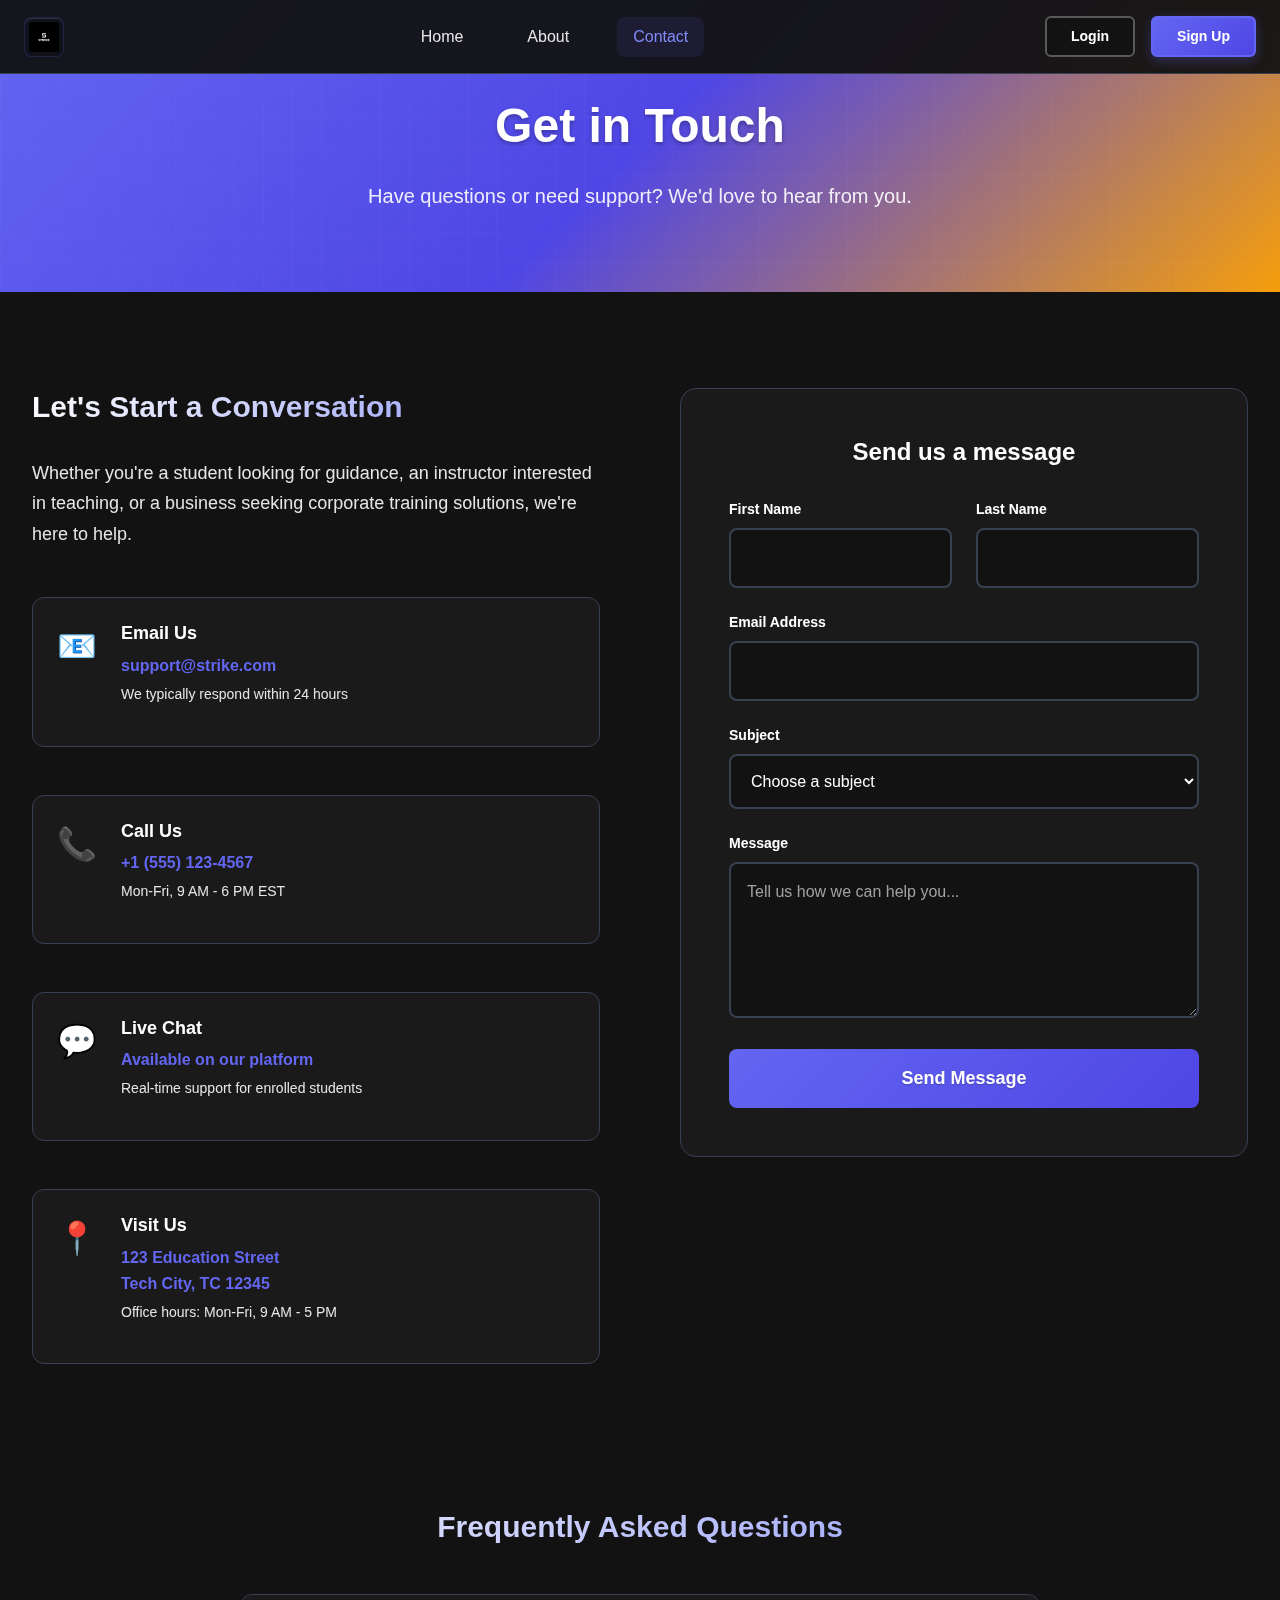
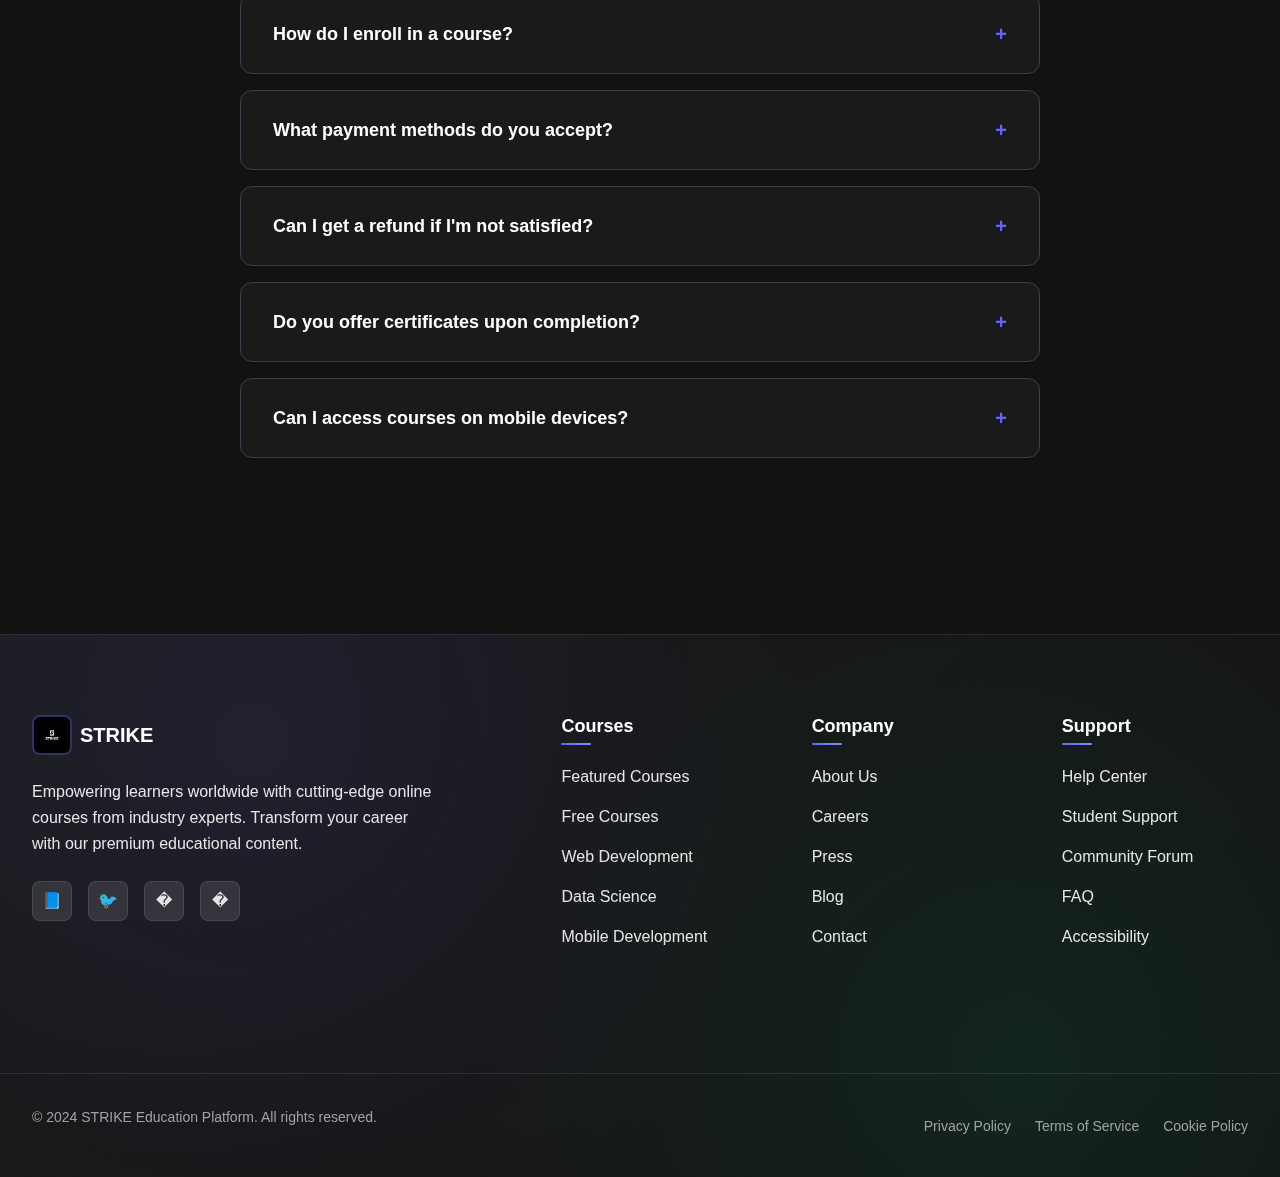
<file: contact.html>
<!DOCTYPE html>
<html lang="en">
  <head>
    <meta charset="UTF-8" />
    <meta name="viewport" content="width=device-width, initial-scale=1.0" />
    <title>Contact Us - Strike</title>
    <link rel="stylesheet" href="style.css" />
    <!-- Base styles and CSS variables -->
    <link rel="stylesheet" href="css/base.css" />

    <!-- Animation styles -->
    <link rel="stylesheet" href="css/animations.css" />
    <link rel="stylesheet" href="css/navbar.css" />
    <link rel="stylesheet" href="css/hero.css" />
    <link rel="stylesheet" href="css/footer.css" />
    <link rel="stylesheet" href="css/about-contact.css" />
  </head>
  <body>
    <!-- Navigation -->
    <header class="header">
      <nav class="nav-container">
        <div class="nav-brand">
          <img src="logo.png" alt="Strike Logo" class="logo-image" />
        </div>

        <div class="nav-menu" id="nav-menu">
          <a href="index.html" class="nav-link">Home</a>
          <a href="about.html" class="nav-link">About</a>
          <a href="contact.html" class="nav-link active">Contact</a>
        </div>

        <div class="nav-actions">
          <a href="#" class="btn-outline">Login</a>
          <a href="#" class="btn-primary">Sign Up</a>
        </div>

        <div class="nav-actions-mobile">
          <div class="mobile-menu-toggle" id="mobile-menu-toggle">
            <span></span>
            <span></span>
            <span></span>
          </div>
          <div class="mobile-menu-buttons">
            <a href="#" class="btn-outline">Login</a>
            <a href="#" class="btn-primary">Sign Up</a>
          </div>
        </div>
      </nav>
    </header>

    <!-- Contact Hero Section -->
    <section class="contact-hero">
      <div class="container">
        <div class="contact-hero-content">
          <h1 class="contact-hero-title">Get in Touch</h1>
          <p class="contact-hero-subtitle">
            Have questions or need support? We'd love to hear from you.
          </p>
        </div>
      </div>
    </section>

    <!-- Contact Main Content -->
    <main class="contact-main">
      <div class="container">
        <!-- Contact Form Section -->
        <section class="contact-form-section">
          <div class="contact-grid">
            <div class="contact-info">
              <h2 class="section-title">Let's Start a Conversation</h2>
              <p class="section-text">
                Whether you're a student looking for guidance, an instructor
                interested in teaching, or a business seeking corporate training
                solutions, we're here to help.
              </p>

              <div class="contact-methods">
                <div class="contact-method">
                  <div class="method-icon">📧</div>
                  <div class="method-details">
                    <h3 class="method-title">Email Us</h3>
                    <p class="method-text">support@strike.com</p>
                    <p class="method-description">
                      We typically respond within 24 hours
                    </p>
                  </div>
                </div>

                <div class="contact-method">
                  <div class="method-icon">📞</div>
                  <div class="method-details">
                    <h3 class="method-title">Call Us</h3>
                    <p class="method-text">+1 (555) 123-4567</p>
                    <p class="method-description">Mon-Fri, 9 AM - 6 PM EST</p>
                  </div>
                </div>

                <div class="contact-method">
                  <div class="method-icon">💬</div>
                  <div class="method-details">
                    <h3 class="method-title">Live Chat</h3>
                    <p class="method-text">Available on our platform</p>
                    <p class="method-description">
                      Real-time support for enrolled students
                    </p>
                  </div>
                </div>

                <div class="contact-method">
                  <div class="method-icon">📍</div>
                  <div class="method-details">
                    <h3 class="method-title">Visit Us</h3>
                    <p class="method-text">
                      123 Education Street<br />Tech City, TC 12345
                    </p>
                    <p class="method-description">
                      Office hours: Mon-Fri, 9 AM - 5 PM
                    </p>
                  </div>
                </div>
              </div>
            </div>

            <div class="contact-form-container">
              <form class="contact-form">
                <h3 class="form-title">Send us a message</h3>

                <div class="form-row">
                  <div class="form-group">
                    <label for="firstName" class="form-label">First Name</label>
                    <input
                      type="text"
                      id="firstName"
                      name="firstName"
                      class="form-input"
                      required
                    />
                  </div>
                  <div class="form-group">
                    <label for="lastName" class="form-label">Last Name</label>
                    <input
                      type="text"
                      id="lastName"
                      name="lastName"
                      class="form-input"
                      required
                    />
                  </div>
                </div>

                <div class="form-group">
                  <label for="email" class="form-label">Email Address</label>
                  <input
                    type="email"
                    id="email"
                    name="email"
                    class="form-input"
                    required
                  />
                </div>

                <div class="form-group">
                  <label for="subject" class="form-label">Subject</label>
                  <select
                    id="subject"
                    name="subject"
                    class="form-select"
                    required
                  >
                    <option value="">Choose a subject</option>
                    <option value="general">General Inquiry</option>
                    <option value="support">Technical Support</option>
                    <option value="courses">Course Information</option>
                    <option value="partnership">
                      Partnership Opportunities
                    </option>
                    <option value="feedback">Feedback</option>
                  </select>
                </div>

                <div class="form-group">
                  <label for="message" class="form-label">Message</label>
                  <textarea
                    id="message"
                    name="message"
                    class="form-textarea"
                    rows="5"
                    placeholder="Tell us how we can help you..."
                    required
                  ></textarea>
                </div>

                <button type="submit" class="form-submit">Send Message</button>
              </form>
            </div>
          </div>
        </section>

        <!-- FAQ Section -->
        <section class="faq-section">
          <h2 class="section-title center">Frequently Asked Questions</h2>
          <div class="faq-container">
            <div class="faq-item">
              <div class="faq-question">
                <h3>How do I enroll in a course?</h3>
                <span class="faq-toggle">+</span>
              </div>
              <div class="faq-answer">
                <p>
                  Simply browse our course catalog, select the course you're
                  interested in, and click "Enroll Now". You'll be guided
                  through the registration process.
                </p>
              </div>
            </div>

            <div class="faq-item">
              <div class="faq-question">
                <h3>What payment methods do you accept?</h3>
                <span class="faq-toggle">+</span>
              </div>
              <div class="faq-answer">
                <p>
                  We accept all major credit cards, PayPal, and bank transfers.
                  Payment plans are also available for selected courses.
                </p>
              </div>
            </div>

            <div class="faq-item">
              <div class="faq-question">
                <h3>Can I get a refund if I'm not satisfied?</h3>
                <span class="faq-toggle">+</span>
              </div>
              <div class="faq-answer">
                <p>
                  Yes! We offer a 30-day money-back guarantee for all our
                  courses. If you're not satisfied, contact our support team for
                  a full refund.
                </p>
              </div>
            </div>

            <div class="faq-item">
              <div class="faq-question">
                <h3>Do you offer certificates upon completion?</h3>
                <span class="faq-toggle">+</span>
              </div>
              <div class="faq-answer">
                <p>
                  Yes, all our courses include a certificate of completion that
                  you can add to your LinkedIn profile or resume.
                </p>
              </div>
            </div>

            <div class="faq-item">
              <div class="faq-question">
                <h3>Can I access courses on mobile devices?</h3>
                <span class="faq-toggle">+</span>
              </div>
              <div class="faq-answer">
                <p>
                  Absolutely! Our platform is fully responsive and works on all
                  devices. We also have mobile apps for iOS and Android.
                </p>
              </div>
            </div>
          </div>
        </section>
      </div>
    </main>

    <!-- Footer -->
    <footer class="footer">
      <div class="footer-main">
        <div class="container">
          <div class="footer-content">
            <div class="footer-brand">
              <a href="index.html" class="footer-logo">
                <img src="logo.png" alt="STRIKE Logo" />
                <span class="footer-logo-text">STRIKE</span>
              </a>
              <p class="footer-description">
                Empowering learners worldwide with cutting-edge online courses
                from industry experts. Transform your career with our premium
                educational content.
              </p>
              <div class="footer-social">
                <a href="#" class="social-link" aria-label="Facebook">📘</a>
                <a href="#" class="social-link" aria-label="Twitter">🐦</a>
                <a href="#" class="social-link" aria-label="Instagram">�</a>
                <a href="#" class="social-link" aria-label="LinkedIn">�</a>
              </div>
            </div>

            <div class="footer-column">
              <h3 class="footer-column-title">Courses</h3>
              <ul class="footer-links">
                <li class="footer-link-item">
                  <a href="featured-courses.html" class="footer-link"
                    >Featured Courses</a
                  >
                </li>
                <li class="footer-link-item">
                  <a href="free-courses.html" class="footer-link"
                    >Free Courses</a
                  >
                </li>
                <li class="footer-link-item">
                  <a href="#" class="footer-link">Web Development</a>
                </li>
                <li class="footer-link-item">
                  <a href="#" class="footer-link">Data Science</a>
                </li>
                <li class="footer-link-item">
                  <a href="#" class="footer-link">Mobile Development</a>
                </li>
              </ul>
            </div>

            <div class="footer-column">
              <h3 class="footer-column-title">Company</h3>
              <ul class="footer-links">
                <li class="footer-link-item">
                  <a href="about.html" class="footer-link">About Us</a>
                </li>
                <li class="footer-link-item">
                  <a href="#" class="footer-link">Careers</a>
                </li>
                <li class="footer-link-item">
                  <a href="#" class="footer-link">Press</a>
                </li>
                <li class="footer-link-item">
                  <a href="#" class="footer-link">Blog</a>
                </li>
                <li class="footer-link-item">
                  <a href="contact.html" class="footer-link">Contact</a>
                </li>
              </ul>
            </div>

            <div class="footer-column">
              <h3 class="footer-column-title">Support</h3>
              <ul class="footer-links">
                <li class="footer-link-item">
                  <a href="#" class="footer-link">Help Center</a>
                </li>
                <li class="footer-link-item">
                  <a href="#" class="footer-link">Student Support</a>
                </li>
                <li class="footer-link-item">
                  <a href="#" class="footer-link">Community Forum</a>
                </li>
                <li class="footer-link-item">
                  <a href="#" class="footer-link">FAQ</a>
                </li>
                <li class="footer-link-item">
                  <a href="#" class="footer-link">Accessibility</a>
                </li>
              </ul>
            </div>
          </div>
        </div>
      </div>

      <div class="footer-bottom">
        <div class="container">
          <div class="footer-bottom-content">
            <p class="footer-copyright">
              © 2024 STRIKE Education Platform. All rights reserved.
            </p>
            <ul class="footer-legal">
              <li><a href="#" class="footer-legal-link">Privacy Policy</a></li>
              <li>
                <a href="#" class="footer-legal-link">Terms of Service</a>
              </li>
              <li><a href="#" class="footer-legal-link">Cookie Policy</a></li>
            </ul>
          </div>
        </div>
      </div>

      <button
        class="back-to-top"
        onclick="window.scrollTo({top: 0, behavior: 'smooth'})"
        aria-label="Back to top"
      >
        ↑
      </button>
    </footer>
  </body>
</html>
</file>
<file: style.css>
/* ==========================================================================
   STRIKE - Main Utilities & Layout (Main CSS File)
   ========================================================================== */

/* COURSE DETAIL MOCKUP STYLES
   ========================================================================== */

.course-detail {
  padding: var(--spacing-5xl) 0;
  background: var(--color-bg-secondary);
  min-height: 100vh;
  margin-top: 70px;
}

/* Remove list styles on ul, ol elements with a list role */
ul[role='list'],
ol[role='list'] {
  list-style: none;
}

/* Set core root defaults */
html:focus-within {
  scroll-behavior: smooth;
}

/* Set core body defaults */
body {
  min-height: 100vh;
  text-rendering: optimizeSpeed;
  line-height: 1.5;
}

/* A elements that don't have a class get default styles */
a:not([class]) {
  text-decoration-skip-ink: auto;
}

/* Make images easier to work with */
img,
picture {
  max-width: 100%;
  display: block;
}

/* Inherit fonts for inputs and buttons */
input,
button,
textarea,
select {
  font: inherit;
}

/* Remove all animations, transitions and smooth scroll for people that prefer not to see them */
@media (prefers-reduced-motion: reduce) {
  html:focus-within {
   scroll-behavior: auto;
  }
  
  *,
  *::before,
  *::after {
    animation-duration: 0.01ms !important;
    animation-iteration-count: 1 !important;
    transition-duration: 0.01ms !important;
    scroll-behavior: auto !important;
  }
}

/* CUSTOM PROPERTIES (CSS Variables)
   ========================================================================== */

:root {
  /* Color Palette */
  --color-primary: #6366f1;
  --color-primary-dark: #4f46e5;
  --color-primary-light: #818cf8;
  --color-secondary: #f59e0b;
  --color-accent: #10b981;
  --color-danger: #ef4444;
  --color-warning: #f59e0b;
  --color-success: #10b981;
  
  /* Background Colors */
  --color-bg-primary: #121212;
  --color-bg-secondary: #1a1a1a;
  --color-bg-tertiary: #2a2a2a;
  --color-bg-card: #1e1e1e;
  --color-bg-hover: #2d2d2d;
  
  /* Text Colors */
  --color-text-primary: #ffffff;
  --color-text-secondary: #e5e5e5;
  --color-text-muted: #a1a1a1;
  --color-text-disabled: #6b7280;
  --color-text-inverse: #121212;
  
  /* Border Colors */
  --color-border-primary: #374151;
  --color-border-secondary: #4b5563;
  --color-border-light: #6b7280;
  
  /* Typography */
  --font-family-primary: 'Inter', -apple-system, BlinkMacSystemFont, 'Segoe UI', Roboto, 'Helvetica Neue', Arial, sans-serif;
  --font-family-heading: 'Inter', -apple-system, BlinkMacSystemFont, 'Segoe UI', Roboto, 'Helvetica Neue', Arial, sans-serif;
  
  /* Font Weights */
  --font-weight-light: 300;
  --font-weight-normal: 400;
  --font-weight-medium: 500;
  --font-weight-semibold: 600;
  --font-weight-bold: 700;
  --font-weight-extrabold: 800;
  --font-weight-black: 900;
  
  /* Font Sizes */
  --font-size-xs: 0.75rem;     /* 12px */
  --font-size-sm: 0.875rem;    /* 14px */
  --font-size-base: 1rem;      /* 16px */
  --font-size-lg: 1.125rem;    /* 18px */
  --font-size-xl: 1.25rem;     /* 20px */
  --font-size-2xl: 1.5rem;     /* 24px */
  --font-size-3xl: 1.875rem;   /* 30px */
  --font-size-4xl: 2.25rem;    /* 36px */
  --font-size-5xl: 3rem;       /* 48px */
  --font-size-6xl: 3.75rem;    /* 60px */
  
  /* Line Heights */
  --line-height-tight: 1.25;
  --line-height-snug: 1.375;
  --line-height-normal: 1.5;
  --line-height-relaxed: 1.625;
  --line-height-loose: 2;
  
  /* Spacing */
  --spacing-xs: 0.25rem;    /* 4px */
  --spacing-sm: 0.5rem;     /* 8px */
  --spacing-md: 1rem;       /* 16px */
  --spacing-lg: 1.5rem;     /* 24px */
  --spacing-xl: 2rem;       /* 32px */
  --spacing-2xl: 3rem;      /* 48px */
  --spacing-3xl: 4rem;      /* 64px */
  --spacing-4xl: 5rem;      /* 80px */
  --spacing-5xl: 6rem;      /* 96px */
  
  /* Border Radius */
  --border-radius-sm: 0.125rem;   /* 2px */
  --border-radius-md: 0.375rem;   /* 6px */
  --border-radius-lg: 0.5rem;     /* 8px */
  --border-radius-xl: 0.75rem;    /* 12px */
  --border-radius-2xl: 1rem;      /* 16px */
  --border-radius-3xl: 1.5rem;    /* 24px */
  --border-radius-full: 9999px;
  
  /* Shadows */
  --shadow-sm: 0 1px 2px 0 rgba(0, 0, 0, 0.05);
  --shadow-md: 0 4px 6px -1px rgba(0, 0, 0, 0.1), 0 2px 4px -1px rgba(0, 0, 0, 0.06);
  --shadow-lg: 0 10px 15px -3px rgba(0, 0, 0, 0.1), 0 4px 6px -2px rgba(0, 0, 0, 0.05);
  --shadow-xl: 0 20px 25px -5px rgba(0, 0, 0, 0.1), 0 10px 10px -5px rgba(0, 0, 0, 0.04);
  --shadow-2xl: 0 25px 50px -12px rgba(0, 0, 0, 0.25);
  --shadow-glow: 0 0 20px rgba(99, 102, 241, 0.3);
  
  /* Transitions */
  --transition-fast: 0.15s ease-in-out;
  --transition-normal: 0.3s ease-in-out;
  --transition-slow: 0.5s ease-in-out;
  
  /* Z-index layers */
  --z-dropdown: 1000;
  --z-sticky: 1020;
  --z-fixed: 1030;
  --z-modal-backdrop: 1040;
  --z-modal: 1050;
  --z-popover: 1060;
  --z-tooltip: 1070;
  --z-toast: 1080;
  
  /* Container widths */
  --container-sm: 640px;
  --container-md: 768px;
  --container-lg: 1024px;
  --container-xl: 1280px;
  --container-2xl: 1536px;
}

/* GLOBAL BASE STYLES
   ========================================================================== */

/* Document and body setup */
html {
  font-size: 16px;
  scroll-behavior: smooth;
}

body {
  font-family: var(--font-family-primary);
  font-weight: var(--font-weight-normal);
  font-size: var(--font-size-base);
  line-height: var(--line-height-normal);
  color: var(--color-text-primary);
  background-color: var(--color-bg-primary);
  -webkit-font-smoothing: antialiased;
  -moz-osx-font-smoothing: grayscale;
}

/* Typography base styles */
h1, h2, h3, h4, h5, h6 {
  font-family: var(--font-family-heading);
  font-weight: var(--font-weight-bold);
  line-height: var(--line-height-tight);
  color: var(--color-text-primary);
  margin-bottom: var(--spacing-md);
}

h1 {
  font-size: var(--font-size-5xl);
  font-weight: var(--font-weight-black);
}

h2 {
  font-size: var(--font-size-4xl);
  font-weight: var(--font-weight-extrabold);
}

h3 {
  font-size: var(--font-size-3xl);
  font-weight: var(--font-weight-bold);
}

h4 {
  font-size: var(--font-size-2xl);
  font-weight: var(--font-weight-bold);
}

h5 {
  font-size: var(--font-size-xl);
  font-weight: var(--font-weight-semibold);
}

h6 {
  font-size: var(--font-size-lg);
  font-weight: var(--font-weight-semibold);
}

p {
  margin-bottom: var(--spacing-md);
  color: var(--color-text-secondary);
  line-height: var(--line-height-relaxed);
}

/* Links */
a {
  color: var(--color-primary-light);
  text-decoration: none;
  transition: color var(--transition-fast);
}

a:hover {
  color: var(--color-primary);
}

a:focus {
  outline: 2px solid var(--color-primary);
  outline-offset: 2px;
  border-radius: var(--border-radius-sm);
}

/* Lists */
ul, ol {
  list-style: none;
  margin-bottom: var(--spacing-md);
}

/* Forms */
input, textarea, select {
  background-color: var(--color-bg-tertiary);
  border: 1px solid var(--color-border-primary);
  border-radius: var(--border-radius-md);
  color: var(--color-text-primary);
  padding: var(--spacing-sm) var(--spacing-md);
  transition: border-color var(--transition-fast), box-shadow var(--transition-fast);
}

input:focus, textarea:focus, select:focus {
  outline: none;
  border-color: var(--color-primary);
  box-shadow: 0 0 0 3px rgba(99, 102, 241, 0.1);
}

input::placeholder, textarea::placeholder {
  color: var(--color-text-muted);
}

/* Buttons */
button {
  background: none;
  border: none;
  cursor: pointer;
  font-family: inherit;
  transition: all var(--transition-fast);
}

button:focus {
  outline: 2px solid var(--color-primary);
  outline-offset: 2px;
}

/* Tables */
table {
  border-collapse: collapse;
  width: 100%;
}

th, td {
  text-align: left;
  padding: var(--spacing-sm) var(--spacing-md);
  border-bottom: 1px solid var(--color-border-primary);
}

th {
  font-weight: var(--font-weight-semibold);
  color: var(--color-text-primary);
}

td {
  color: var(--color-text-secondary);
}

/* Code */
code, pre {
  font-family: 'Monaco', 'Menlo', 'Ubuntu Mono', monospace;
  background-color: var(--color-bg-tertiary);
  border-radius: var(--border-radius-sm);
}

code {
  padding: 0.125rem 0.375rem;
  font-size: 0.875em;
}

pre {
  padding: var(--spacing-md);
  overflow-x: auto;
  margin-bottom: var(--spacing-md);
}

/* Selection */
::selection {
  background-color: var(--color-primary);
  color: var(--color-text-inverse);
}

::-moz-selection {
  background-color: var(--color-primary);
  color: var(--color-text-inverse);
}

/* Scrollbars */
::-webkit-scrollbar {
  width: 8px;
  height: 8px;
}

::-webkit-scrollbar-track {
  background-color: var(--color-bg-secondary);
}

::-webkit-scrollbar-thumb {
  background-color: var(--color-border-secondary);
  border-radius: var(--border-radius-full);
}

::-webkit-scrollbar-thumb:hover {
  background-color: var(--color-border-light);
}

/* Focus management for accessibility */
.sr-only {
  position: absolute;
  width: 1px;
  height: 1px;
  padding: 0;
  margin: -1px;
  overflow: hidden;
  clip: rect(0, 0, 0, 0);
  white-space: nowrap;
  border: 0;
}

/* CONTAINER & LAYOUT UTILITIES
   ========================================================================== */

.container {
  width: 100%;
  max-width: var(--container-xl);
  margin: 0 auto;
  padding: 0 var(--spacing-md);
}

@media (min-width: 640px) {
  .container {
    padding: 0 var(--spacing-lg);
  }
}

@media (min-width: 1024px) {
  .container {
    padding: 0 var(--spacing-xl);
  }
}

/* Screen reader only */
.visually-hidden {
  position: absolute !important;
  width: 1px !important;
  height: 1px !important;
  padding: 0 !important;
  margin: -1px !important;
  overflow: hidden !important;
  clip: rect(0, 0, 0, 0) !important;
  white-space: nowrap !important;
  border: 0 !important;
}

/* RESPONSIVE BREAKPOINTS
   ========================================================================== */

/* Mobile First Approach */
/* Extra small devices (phones, 576px and down) */
@media (max-width: 575.98px) {
  :root {
    --font-size-5xl: 2.5rem;   /* 40px */
    --font-size-4xl: 2rem;     /* 32px */
    --font-size-3xl: 1.75rem;  /* 28px */
  }
  
  .container {
    padding: 0 var(--spacing-sm);
  }
}

/* Small devices (landscape phones, 576px and up) */
@media (min-width: 576px) {
  .container {
    max-width: var(--container-sm);
  }
}

/* Medium devices (tablets, 768px and up) */
@media (min-width: 768px) {
  .container {
    max-width: var(--container-md);
  }
}

/* Large devices (desktops, 992px and up) */
@media (min-width: 992px) {
  .container {
    max-width: var(--container-lg);
  }
}

/* Extra large devices (large desktops, 1200px and up) */
@media (min-width: 1200px) {
  .container {
    max-width: var(--container-xl);
  }
}

/* XX Large devices (larger desktops, 1400px and up) */
@media (min-width: 1400px) {
  .container {
    max-width: var(--container-2xl);
  }
}

/* NAVIGATION STYLES
   ========================================================================== */

/* Header Container */
.header {
  position: fixed;
  top: 0;
  left: 0;
  right: 0;
  z-index: var(--z-sticky);
  background-color: rgba(18, 18, 18, 0.95);
  backdrop-filter: blur(10px);
  -webkit-backdrop-filter: blur(10px);
  border-bottom: 1px solid var(--color-border-primary);
  transition: all var(--transition-normal);
}

/* Main content offset for fixed header */
.main-content {
  padding-top: 80px; /* Adjust based on header height */
}

@media (max-width: 768px) {
  .main-content {
    padding-top: 70px;
  }
}

/* Navigation Container */
.nav-container {
  display: flex;
  align-items: center;
  justify-content: space-between;
  padding: var(--spacing-md) var(--spacing-lg);
  max-width: var(--container-2xl);
  margin: 0 auto;
}

/* Logo/Brand */
.nav-brand {
  flex-shrink: 0;
}

.logo {
  font-size: var(--font-size-2xl);
  font-weight: var(--font-weight-black);
  color: var(--color-text-primary);
  letter-spacing: -0.025em;
  background: linear-gradient(135deg, var(--color-primary), var(--color-primary-light));
  -webkit-background-clip: text;
  -webkit-text-fill-color: transparent;
  background-clip: text;
  transition: all var(--transition-fast);
  cursor: pointer;
}

.logo:hover {
  transform: scale(1.05);
  filter: brightness(1.1);
}

/* Logo Image */
.logo-image {
  height: 40px;
  width: auto;
  transition: all var(--transition-fast);
  cursor: pointer;
  filter: brightness(1.1) contrast(1.1);
  border-radius: var(--border-radius-lg);
  padding: var(--spacing-xs);
  background: linear-gradient(135deg, 
    rgba(99, 102, 241, 0.1), 
    rgba(129, 140, 248, 0.05));
  border: 1px solid rgba(99, 102, 241, 0.2);
  box-shadow: 
    0 2px 8px rgba(0, 0, 0, 0.1),
    inset 0 1px 0 rgba(255, 255, 255, 0.1);
  backdrop-filter: blur(5px);
  -webkit-backdrop-filter: blur(5px);
}

.logo-image:hover {
  transform: scale(1.05) translateY(-1px);
  filter: brightness(1.3) contrast(1.3);
  background: linear-gradient(135deg, 
    rgba(99, 102, 241, 0.15), 
    rgba(129, 140, 248, 0.08));
  border-color: rgba(99, 102, 241, 0.4);
  box-shadow: 
    0 4px 16px rgba(0, 0, 0, 0.15),
    0 0 20px rgba(99, 102, 241, 0.3),
    inset 0 1px 0 rgba(255, 255, 255, 0.2);
}

.logo-image:active {
  transform: scale(1.02) translateY(0);
  box-shadow: 
    0 2px 8px rgba(0, 0, 0, 0.1),
    inset 0 1px 0 rgba(255, 255, 255, 0.1);
}

/* Logo container enhancements */
.nav-brand {
  flex-shrink: 0;
  position: relative;
}

.nav-brand::before {
  content: '';
  position: absolute;
  top: -2px;
  left: -2px;
  right: -2px;
  bottom: -2px;
  background: linear-gradient(45deg, 
    var(--color-primary), 
    var(--color-primary-light), 
    var(--color-secondary));
  border-radius: var(--border-radius-xl);
  opacity: 0;
  transition: opacity var(--transition-normal);
  z-index: -1;
  animation: rotateGlow 3s linear infinite;
}

.nav-brand:hover::before {
  opacity: 0.3;
}

@keyframes logoGlow {
  0%, 100% {
    opacity: 0.3;
  }
  50% {
    opacity: 0.6;
  }
}

/* Main Navigation Menu */
.nav-menu {
  display: flex;
  align-items: center;
  gap: var(--spacing-xl);
  margin: 0 var(--spacing-xl);
}

.nav-link {
  position: relative;
  color: var(--color-text-secondary);
  font-weight: var(--font-weight-medium);
  font-size: var(--font-size-base);
  padding: var(--spacing-sm) var(--spacing-md);
  border-radius: var(--border-radius-lg);
  transition: all var(--transition-fast);
  text-decoration: none;
}

.nav-link:hover {
  color: #ffffff;
  background-color: rgba(255, 255, 255, 0.1);
  transform: translateY(-1px);
}

/* Active link indicator */
.nav-link.active,
.nav-link:active {
  color: var(--color-primary-light);
  background-color: rgba(99, 102, 241, 0.1);
}

/* Animated underline effect */
.nav-link::after {
  content: '';
  position: absolute;
  bottom: -2px;
  left: 50%;
  width: 0;
  height: 2px;
  background: linear-gradient(90deg, var(--color-primary), var(--color-primary-light));
  transition: all var(--transition-fast);
  transform: translateX(-50%);
  border-radius: var(--border-radius-full);
}

.nav-link:hover::after {
  width: 80%;
}

.nav-link.active::after {
  width: 100%;
}

/* Navigation Actions (Icons) */
.nav-actions {
  display: flex;
  align-items: center;
  gap: var(--spacing-sm);
}

.nav-icon {
  position: relative;
  display: flex;
  align-items: center;
  justify-content: center;
  width: 40px;
  height: 40px;
  border-radius: var(--border-radius-lg);
  background-color: transparent;
  color: var(--color-text-secondary);
  font-size: var(--font-size-lg);
  transition: all var(--transition-fast);
  cursor: pointer;
  border: none;
}

.nav-icon:hover {
  background-color: var(--color-bg-hover);
  color: var(--color-text-primary);
  transform: translateY(-1px);
  box-shadow: var(--shadow-md);
}

.nav-icon:active {
  transform: translateY(0);
  box-shadow: var(--shadow-sm);
}

/* Search Icon */
.search-btn:hover {
  background-color: rgba(16, 185, 129, 0.1);
  color: var(--color-accent);
}

/* User Icon */
.user-btn:hover {
  background-color: rgba(99, 102, 241, 0.1);
  color: var(--color-primary-light);
}

/* Cart Icon with Badge */
.cart-btn {
  position: relative;
}

.cart-btn:hover {
  background-color: rgba(245, 158, 11, 0.1);
  color: var(--color-secondary);
}

.cart-badge {
  position: absolute;
  top: -2px;
  right: -2px;
  display: flex;
  align-items: center;
  justify-content: center;
  width: 18px;
  height: 18px;
  font-size: var(--font-size-xs);
  font-weight: var(--font-weight-bold);
  color: var(--color-text-inverse);
  background-color: var(--color-danger);
  border-radius: var(--border-radius-full);
  animation: pulse 2s infinite;
}

/* Mobile Menu Toggle (Hamburger) */
.mobile-menu-checkbox {
  display: none;
}

.mobile-toggle {
  display: none;
  flex-direction: column;
  justify-content: space-around;
  width: 32px;
  height: 32px;
  background: transparent;
  border: none;
  cursor: pointer;
  padding: 0;
  z-index: var(--z-modal);
}

.hamburger-line {
  width: 100%;
  height: 3px;
  background-color: var(--color-text-primary);
  border-radius: var(--border-radius-sm);
  transition: all var(--transition-normal);
  transform-origin: 1px;
}

.mobile-toggle:hover .hamburger-line {
  background-color: var(--color-primary-light);
}

/* Mobile Navigation Styles */
@media (max-width: 768px) {
  .nav-container {
    padding: var(--spacing-md);
  }
  
  .logo {
    font-size: var(--font-size-xl);
  }
  
  .logo-image {
    height: 36px;
    padding: 6px;
    border-radius: var(--border-radius-md);
  }
  
  /* Hide desktop menu */
  .nav-menu {
    position: fixed;
    top: 0;
    right: -100%;
    width: 300px;
    height: 100vh;
    background-color: var(--color-bg-secondary);
    border-left: 1px solid var(--color-border-primary);
    flex-direction: column;
    justify-content: flex-start;
    align-items: stretch;
    padding: var(--spacing-4xl) var(--spacing-xl) var(--spacing-xl);
    margin: 0;
    gap: var(--spacing-lg);
    transition: right var(--transition-slow);
    z-index: var(--z-fixed);
    box-shadow: var(--shadow-2xl);
  }
  
  /* Mobile menu open state - using checkbox hack */
  .mobile-menu-checkbox:checked ~ .nav-menu {
    right: 0;
  }
  
  .nav-link {
    padding: var(--spacing-md) var(--spacing-lg);
    font-size: var(--font-size-lg);
    border-radius: var(--border-radius-xl);
    text-align: center;
    background-color: var(--color-bg-tertiary);
    border: 1px solid var(--color-border-primary);
  }
  
  .nav-link:hover {
    background-color: var(--color-bg-hover);
    border-color: var(--color-primary);
    box-shadow: var(--shadow-glow);
  }
  
  /* Show mobile toggle */
  .mobile-toggle {
    display: flex;
  }
  
  /* Hide some nav actions on mobile */
  .nav-actions {
    gap: var(--spacing-xs);
  }
  
  .search-btn {
    display: none;
  }
  
  .nav-icon {
    width: 36px;
    height: 36px;
    font-size: var(--font-size-base);
  }
}

/* Extra small screens */
@media (max-width: 480px) {
  .nav-container {
    padding: var(--spacing-sm) var(--spacing-md);
  }
  
  .nav-menu {
    width: 280px;
    padding: var(--spacing-3xl) var(--spacing-md) var(--spacing-md);
  }
  
  .logo {
    font-size: var(--font-size-lg);
  }
  
  .logo-image {
    height: 32px;
    padding: 4px;
    border-radius: var(--border-radius-sm);
  }
}

/* Mobile menu overlay */
.mobile-overlay {
  display: none;
  position: fixed;
  top: 0;
  left: 0;
  width: 100%;
  height: 100%;
  background-color: rgba(0, 0, 0, 0.5);
  z-index: var(--z-modal-backdrop);
  opacity: 0;
  transition: opacity var(--transition-normal);
  cursor: pointer;
}

@media (max-width: 768px) {
  .mobile-menu-checkbox:checked ~ .mobile-overlay {
    display: block;
    opacity: 1;
  }
}

/* Hamburger Animation */
.mobile-menu-checkbox:checked + .nav-menu + .nav-actions + .mobile-toggle .hamburger-line:nth-child(1) {
  transform: rotate(45deg);
  background-color: var(--color-primary-light);
}

.mobile-menu-checkbox:checked + .nav-menu + .nav-actions + .mobile-toggle .hamburger-line:nth-child(2) {
  opacity: 0;
  transform: translateX(-20px);
}

.mobile-menu-checkbox:checked + .nav-menu + .nav-actions + .mobile-toggle .hamburger-line:nth-child(3) {
  transform: rotate(-45deg);
  background-color: var(--color-primary-light);
}

/* Scroll behavior - shrink header on scroll */
.header.scrolled {
  background-color: rgba(18, 18, 18, 0.98);
  box-shadow: var(--shadow-lg);
}

.header.scrolled .nav-container {
  padding: var(--spacing-sm) var(--spacing-lg);
}

.header.scrolled .logo {
  font-size: var(--font-size-xl);
}

/* Animations */
@keyframes pulse {
  0%, 100% {
    opacity: 1;
    transform: scale(1);
  }
  50% {
    opacity: 0.8;
    transform: scale(1.1);
  }
}

@keyframes slideInRight {
  from {
    transform: translateX(100%);
    opacity: 0;
  }
  to {
    transform: translateX(0);
    opacity: 1;
  }
}

@keyframes slideOutRight {
  from {
    transform: translateX(0);
    opacity: 1;
  }
  to {
    transform: translateX(100%);
    opacity: 0;
  }
}

/* Navigation link hover effects */
.nav-link {
  overflow: hidden;
}

.nav-link::before {
  content: '';
  position: absolute;
  top: 0;
  left: -100%;
  width: 100%;
  height: 100%;
  background: linear-gradient(90deg, transparent, rgba(99, 102, 241, 0.1), transparent);
  transition: left var(--transition-slow);
}

.nav-link:hover::before {
  left: 100%;
}

/* Focus states for accessibility */
.nav-link:focus,
.nav-icon:focus,
.mobile-toggle:focus {
  outline: 2px solid var(--color-primary);
  outline-offset: 2px;
}

/* High contrast mode support */
@media (prefers-contrast: high) {
  .header {
    background-color: var(--color-bg-primary);
    backdrop-filter: none;
  }
  
  .nav-link {
    border: 1px solid var(--color-border-secondary);
  }
  
  .nav-icon {
    border: 1px solid var(--color-border-primary);
  }
}

/* HERO SECTION STYLES
   ========================================================================== */

.hero {
  position: relative;
  min-height: 100vh;
  display: flex;
  align-items: center;
  justify-content: center;
  overflow: hidden;
  background: linear-gradient(-45deg, #121212, #1a1a1a, #2a2a2a, #1e1e1e);
  background-size: 400% 400%;
  animation: gradientShift 15s ease infinite;
}

/* Animated gradient background */
@keyframes gradientShift {
  0% {
    background-position: 0% 50%;
  }
  50% {
    background-position: 100% 50%;
  }
  100% {
    background-position: 0% 50%;
  }
}

/* Hero container */
.hero-container {
  position: relative;
  z-index: 2;
  max-width: var(--container-xl);
  margin: 0 auto;
  padding: 0 var(--spacing-xl);
  text-align: center;
}

/* Hero content */
.hero-content {
  max-width: 800px;
  margin: 0 auto;
  animation: fadeInUp 1s ease-out;
}

/* Hero title */
.hero-title {
  font-size: var(--font-size-6xl);
  font-weight: var(--font-weight-black);
  line-height: 1.1;
  margin-bottom: var(--spacing-lg);
  color: var(--color-text-primary);
  letter-spacing: -0.02em;
}

/* Accent text styling */
.accent-text {
  background: linear-gradient(135deg, var(--color-primary), var(--color-primary-light), var(--color-secondary));
  background-size: 200% 200%;
  -webkit-background-clip: text;
  -webkit-text-fill-color: transparent;
  background-clip: text;
  animation: gradientText 3s ease infinite;
}

@keyframes gradientText {
  0%, 100% {
    background-position: 0% 50%;
  }
  50% {
    background-position: 100% 50%;
  }
}

/* Hero subtitle */
.hero-subtitle {
  font-size: var(--font-size-xl);
  font-weight: var(--font-weight-normal);
  line-height: var(--line-height-relaxed);
  color: var(--color-text-secondary);
  margin-bottom: var(--spacing-2xl);
  max-width: 600px;
  margin-left: auto;
  margin-right: auto;
}

/* Hero actions */
.hero-actions {
  display: flex;
  gap: var(--spacing-lg);
  justify-content: center;
  align-items: center;
  flex-wrap: wrap;
  margin-bottom: var(--spacing-3xl);
}

/* Button base styles */
.btn {
  display: inline-flex;
  align-items: center;
  justify-content: center;
  gap: var(--spacing-sm);
  padding: var(--spacing-md) var(--spacing-xl);
  font-size: var(--font-size-lg);
  font-weight: var(--font-weight-semibold);
  text-decoration: none;
  border-radius: var(--border-radius-xl);
  border: none;
  cursor: pointer;
  transition: all var(--transition-normal);
  position: relative;
  overflow: hidden;
  min-width: 180px;
  height: 56px;
}

/* Primary button (Explore Courses) */
.btn-primary {
  background: linear-gradient(135deg, var(--color-primary), var(--color-primary-dark));
  color: var(--color-text-primary);
  box-shadow: var(--shadow-lg);
  border: 2px solid transparent;
}

.btn-primary::before {
  content: '';
  position: absolute;
  top: 0;
  left: -100%;
  width: 100%;
  height: 100%;
  background: linear-gradient(90deg, transparent, rgba(255, 255, 255, 0.2), transparent);
  transition: left var(--transition-slow);
  z-index: 0;
}

.btn-primary:hover {
  transform: translateY(-2px);
  box-shadow: var(--shadow-xl), var(--shadow-glow);
  background: linear-gradient(135deg, var(--color-primary-light), var(--color-primary));
  color: var(--color-text-primary);
}

.btn-primary:hover::before {
  left: 100%;
}

.btn-primary:active {
  transform: translateY(0);
  box-shadow: var(--shadow-md);
}

/* Ensure text stays above the shimmer effect */
.btn-primary > * {
  position: relative;
  z-index: 1;
}

/* Secondary button (Watch Demo) */
.btn-secondary {
  background: transparent;
  color: var(--color-text-primary);
  border: 2px solid var(--color-primary);
  position: relative;
  z-index: 1;
}

.btn-secondary::before {
  content: '';
  position: absolute;
  top: 0;
  left: 0;
  width: 0;
  height: 100%;
  background: linear-gradient(135deg, var(--color-primary), var(--color-primary-light));
  transition: width var(--transition-normal);
  z-index: -1;
}

.btn-secondary:hover {
  color: var(--color-text-primary);
  border-color: var(--color-primary-light);
  transform: translateY(-2px);
  box-shadow: var(--shadow-lg);
}

.btn-secondary:hover::before {
  width: 100%;
}

.btn-secondary:active {
  transform: translateY(0);
}

/* Hero stats */
.hero-stats {
  display: flex;
  justify-content: center;
  gap: var(--spacing-3xl);
  margin-top: var(--spacing-2xl);
  flex-wrap: wrap;
}

.stat-item {
  display: flex;
  flex-direction: column;
  align-items: center;
  text-align: center;
}

.stat-number {
  font-size: var(--font-size-3xl);
  font-weight: var(--font-weight-black);
  color: var(--color-primary-light);
  line-height: 1;
  margin-bottom: var(--spacing-xs);
}

.stat-label {
  font-size: var(--font-size-sm);
  font-weight: var(--font-weight-medium);
  color: var(--color-text-muted);
  text-transform: uppercase;
  letter-spacing: 0.05em;
}

/* Hero visual elements */
.hero-visual {
  position: absolute;
  top: 0;
  left: 0;
  width: 100%;
  height: 100%;
  pointer-events: none;
  z-index: 1;
}

.floating-elements {
  position: relative;
  width: 100%;
  height: 100%;
}

.floating-shape {
  position: absolute;
  border-radius: var(--border-radius-full);
  background: linear-gradient(135deg, 
    rgba(99, 102, 241, 0.1), 
    rgba(129, 140, 248, 0.05),
    rgba(245, 158, 11, 0.08)
  );
  animation: float 6s ease-in-out infinite;
}

.shape-1 {
  width: 200px;
  height: 200px;
  top: 20%;
  left: 10%;
  animation-delay: 0s;
}

.shape-2 {
  width: 150px;
  height: 150px;
  top: 60%;
  right: 15%;
  animation-delay: 2s;
}

.shape-3 {
  width: 100px;
  height: 100px;
  top: 40%;
  left: 80%;
  animation-delay: 4s;
}

@keyframes float {
  0%, 100% {
    transform: translateY(0px) rotate(0deg);
    opacity: 0.3;
  }
  33% {
    transform: translateY(-20px) rotate(120deg);
    opacity: 0.6;
  }
  66% {
    transform: translateY(20px) rotate(240deg);
    opacity: 0.4;
  }
}

/* Entrance animations */
@keyframes fadeInUp {
  from {
    opacity: 0;
    transform: translateY(30px);
  }
  to {
    opacity: 1;
    transform: translateY(0);
  }
}

/* Pulse animation for primary button */
.btn-primary.pulse {
  animation: pulse 2s infinite;
}

@keyframes pulse {
  0% {
    box-shadow: var(--shadow-lg), 0 0 0 0 rgba(99, 102, 241, 0.4);
  }
  70% {
    box-shadow: var(--shadow-lg), 0 0 0 10px rgba(99, 102, 241, 0);
  }
  100% {
    box-shadow: var(--shadow-lg), 0 0 0 0 rgba(99, 102, 241, 0);
  }
}

/* Responsive hero styles */
@media (max-width: 768px) {
  .hero-container {
    padding: 0 var(--spacing-md);
  }
  
  .hero-title {
    font-size: var(--font-size-4xl);
  }
  
  .hero-subtitle {
    font-size: var(--font-size-lg);
    margin-bottom: var(--spacing-xl);
  }
  
  .hero-actions {
    flex-direction: column;
    gap: var(--spacing-md);
  }
  
  .btn {
    width: 100%;
    max-width: 280px;
  }
  
  .hero-stats {
    gap: var(--spacing-xl);
  }
  
  .stat-number {
    font-size: var(--font-size-2xl);
  }
  
  .floating-shape {
    opacity: 0.2;
  }
  
  .shape-1 {
    width: 120px;
    height: 120px;
  }
  
  .shape-2 {
    width: 80px;
    height: 80px;
  }
  
  .shape-3 {
    width: 60px;
    height: 60px;
  }
}

@media (max-width: 480px) {
  .hero-title {
    font-size: var(--font-size-3xl);
  }
  
  .hero-subtitle {
    font-size: var(--font-size-base);
  }
  
  .hero-stats {
    gap: var(--spacing-lg);
  }
  
  .stat-number {
    font-size: var(--font-size-xl);
  }
  
  .stat-label {
    font-size: var(--font-size-xs);
  }
}

/* Button focus states for accessibility */
.btn:focus {
  outline: 2px solid var(--color-primary);
  outline-offset: 2px;
}

/* Reduced motion support */
@media (prefers-reduced-motion: reduce) {
  .hero {
    animation: none;
  }
  
  .accent-text {
    animation: none;
    background: var(--color-primary);
    -webkit-background-clip: text;
    background-clip: text;
    -webkit-text-fill-color: transparent;
  }
  
  .floating-shape {
    animation: none;
  }
  
  .hero-content {
    animation: none;
  }
  
  .btn-primary.pulse {
    animation: none;
  }
}

/* COURSE DISCOVERY SECTION STYLES
   ========================================================================== */

.courses {
  padding: var(--spacing-5xl) 0;
  background: linear-gradient(135deg, var(--color-bg-primary), var(--color-bg-secondary));
  position: relative;
}

/* Section Header */
.section-header {
  text-align: center;
  margin-bottom: var(--spacing-4xl);
  max-width: 800px;
  margin-left: auto;
  margin-right: auto;
}

.section-title {
  font-size: var(--font-size-4xl);
  font-weight: var(--font-weight-extrabold);
  color: var(--color-text-primary);
  margin-bottom: var(--spacing-md);
  background: linear-gradient(135deg, var(--color-text-primary), var(--color-primary-light));
  -webkit-background-clip: text;
  background-clip: text;
  -webkit-text-fill-color: transparent;
}

.section-subtitle {
  font-size: var(--font-size-lg);
  color: var(--color-text-secondary);
  font-weight: var(--font-weight-normal);
  line-height: var(--line-height-relaxed);
}

/* Filter Panel */
.filter-panel {
  margin-bottom: var(--spacing-3xl);
  position: relative;
}

.filter-toggle {
  display: inline-flex;
  align-items: center;
  gap: var(--spacing-sm);
  padding: var(--spacing-md) var(--spacing-lg);
  background-color: var(--color-bg-tertiary);
  border: 1px solid var(--color-border-primary);
  border-radius: var(--border-radius-xl);
  color: var(--color-text-primary);
  font-weight: var(--font-weight-medium);
  cursor: pointer;
  transition: all var(--transition-fast);
}

.filter-toggle:hover {
  background-color: var(--color-bg-hover);
  border-color: var(--color-primary);
  transform: translateY(-1px);
  box-shadow: var(--shadow-md);
}

.filter-content {
  display: none;
  position: absolute;
  top: 100%;
  left: 0;
  z-index: var(--z-dropdown);
  background-color: var(--color-bg-card);
  border: 1px solid var(--color-border-primary);
  border-radius: var(--border-radius-xl);
  padding: var(--spacing-lg);
  margin-top: var(--spacing-sm);
  min-width: 300px;
  box-shadow: var(--shadow-xl);
  animation: slideDown 0.3s ease-out;
}

@keyframes slideDown {
  from {
    opacity: 0;
    transform: translateY(-10px);
  }
  to {
    opacity: 1;
    transform: translateY(0);
  }
}

.filter-group {
  margin-bottom: var(--spacing-lg);
}

.filter-group:last-child {
  margin-bottom: 0;
}

.filter-title {
  font-size: var(--font-size-sm);
  font-weight: var(--font-weight-semibold);
  color: var(--color-text-primary);
  margin-bottom: var(--spacing-sm);
  text-transform: uppercase;
  letter-spacing: 0.05em;
}

.filter-options {
  display: flex;
  flex-wrap: wrap;
  gap: var(--spacing-sm);
}

.filter-chip {
  display: inline-flex;
  align-items: center;
  cursor: pointer;
}

.filter-chip input[type="checkbox"] {
  display: none;
}

.filter-chip span {
  padding: var(--spacing-sm) var(--spacing-md);
  background-color: var(--color-bg-tertiary);
  border: 1px solid var(--color-border-primary);
  border-radius: var(--border-radius-lg);
  color: var(--color-text-secondary);
  font-size: var(--font-size-sm);
  font-weight: var(--font-weight-medium);
  transition: all var(--transition-fast);
}

.filter-chip:hover span {
  background-color: var(--color-bg-hover);
  color: var(--color-text-primary);
}

.filter-chip input[type="checkbox"]:checked + span {
  background-color: var(--color-primary);
  border-color: var(--color-primary);
  color: var(--color-text-primary);
}

/* Course Grid */
.course-grid {
  display: grid;
  grid-template-columns: repeat(auto-fit, minmax(320px, 1fr));
  gap: var(--spacing-xl);
  margin-top: var(--spacing-3xl);
}

/* Course Card */
.course-card {
  background-color: var(--color-bg-card);
  border-radius: var(--border-radius-2xl);
  overflow: hidden;
  border: 1px solid var(--color-border-primary);
  transition: all var(--transition-normal);
  position: relative;
  cursor: pointer;
}

.course-card:hover {
  transform: translateY(-8px) scale(1.02);
  box-shadow: var(--shadow-2xl), 0 0 30px rgba(99, 102, 241, 0.2);
  border-color: var(--color-primary);
}

/* Course Image */
.course-image {
  position: relative;
  height: 200px;
  background: linear-gradient(135deg, var(--color-primary), var(--color-primary-light), var(--color-secondary));
  background-size: 400% 400%;
  animation: gradientShift 8s ease infinite;
  display: flex;
  align-items: center;
  justify-content: center;
  overflow: hidden;
}

.course-image::before {
  content: '📚';
  font-size: 3rem;
  opacity: 0.3;
}

/* Course Badge */
.course-badge {
  position: absolute;
  top: var(--spacing-md);
  left: var(--spacing-md);
  padding: var(--spacing-xs) var(--spacing-sm);
  border-radius: var(--border-radius-lg);
  font-size: var(--font-size-xs);
  font-weight: var(--font-weight-bold);
  text-transform: uppercase;
  letter-spacing: 0.05em;
}

.course-badge.bestseller {
  background-color: var(--color-secondary);
  color: var(--color-text-inverse);
}

.course-badge.new {
  background-color: var(--color-accent);
  color: var(--color-text-inverse);
}

/* Course Content */
.course-content {
  padding: var(--spacing-lg);
}

.course-title {
  font-size: var(--font-size-lg);
  font-weight: var(--font-weight-bold);
  color: var(--color-text-primary);
  margin-bottom: var(--spacing-sm);
  line-height: var(--line-height-snug);
  display: -webkit-box;
  -webkit-line-clamp: 2;
  line-clamp: 2;
  -webkit-box-orient: vertical;
  overflow: hidden;
}

.course-instructor {
  font-size: var(--font-size-sm);
  color: var(--color-text-muted);
  margin-bottom: var(--spacing-md);
  font-weight: var(--font-weight-medium);
}

/* Course Rating */
.course-rating {
  display: flex;
  align-items: center;
  gap: var(--spacing-sm);
  margin-bottom: var(--spacing-lg);
}

.stars {
  display: flex;
  gap: 2px;
  font-size: var(--font-size-sm);
}

.rating-count {
  font-size: var(--font-size-xs);
  color: var(--color-text-muted);
  font-weight: var(--font-weight-medium);
}

/* Course Footer */
.course-footer {
  display: flex;
  justify-content: space-between;
  align-items: center;
}

.course-price {
  font-size: var(--font-size-xl);
  font-weight: var(--font-weight-bold);
  color: var(--color-primary-light);
}

.btn-enroll {
  padding: var(--spacing-sm) var(--spacing-lg);
  background: linear-gradient(135deg, var(--color-primary), var(--color-primary-dark));
  color: var(--color-text-primary);
  border: none;
  border-radius: var(--border-radius-lg);
  font-size: var(--font-size-sm);
  font-weight: var(--font-weight-semibold);
  cursor: pointer;
  transition: all var(--transition-fast);
  text-decoration: none;
  display: inline-block;
  text-align: center;
}

.btn-enroll:hover {
  transform: translateY(-2px);
  box-shadow: var(--shadow-lg);
  background: linear-gradient(135deg, var(--color-primary-light), var(--color-primary));
  color: #ffffff;
  text-shadow: 0 1px 2px rgba(0, 0, 0, 0.2);
}

.btn-enroll:active {
  transform: translateY(0);
}

/* Mobile Navigation Styles for Index Page */
.nav-actions-mobile {
  display: flex;
  flex-direction: column;
  gap: var(--spacing-md);
  margin-top: var(--spacing-lg);
  padding-top: var(--spacing-lg);
  border-top: 1px solid rgba(255, 255, 255, 0.1);
}

.nav-actions-mobile .btn-outline,
.nav-actions-mobile .btn-primary {
  width: 100%;
  text-align: center;
  padding: var(--spacing-sm) var(--spacing-lg);
  border-radius: var(--border-radius-md);
  text-decoration: none;
  font-weight: var(--font-weight-semibold);
  transition: all var(--transition-fast);
}

.nav-actions-mobile .btn-outline {
  background: transparent;
  color: var(--color-text-primary);
  border: 2px solid rgba(255, 255, 255, 0.3);
}

.nav-actions-mobile .btn-outline:hover {
  background: rgba(255, 255, 255, 0.15);
  border-color: var(--color-primary-light);
  color: #ffffff;
  text-shadow: 0 1px 2px rgba(0, 0, 0, 0.3);
}

.nav-actions-mobile .btn-primary {
  background: linear-gradient(135deg, var(--color-primary), var(--color-primary-dark));
  color: var(--color-text-primary);
  border: 2px solid var(--color-primary);
}

.nav-actions-mobile .btn-primary:hover {
  background: linear-gradient(135deg, var(--color-primary-light), var(--color-primary));
  box-shadow: 0 4px 15px rgba(99, 102, 241, 0.3);
  color: #ffffff;
  text-shadow: 0 1px 2px rgba(0, 0, 0, 0.2);
}

/* Desktop Navigation Actions */
.nav-actions {
  display: flex;
  align-items: center;
  gap: var(--spacing-md);
}

.nav-actions .btn-outline,
.nav-actions .btn-primary {
  padding: var(--spacing-sm) var(--spacing-lg);
  border-radius: var(--border-radius-md);
  text-decoration: none;
  font-weight: var(--font-weight-semibold);
  font-size: var(--font-size-sm);
  transition: all var(--transition-fast);
  white-space: nowrap;
}

.nav-actions .btn-outline {
  background: transparent;
  color: var(--color-text-primary);
  border: 2px solid rgba(255, 255, 255, 0.3);
  backdrop-filter: blur(10px);
  -webkit-backdrop-filter: blur(10px);
}

.nav-actions .btn-outline:hover {
  background: rgba(255, 255, 255, 0.15);
  border-color: var(--color-primary-light);
  color: #ffffff;
  text-shadow: 0 1px 2px rgba(0, 0, 0, 0.3);
}

.nav-actions .btn-primary {
  background: linear-gradient(135deg, var(--color-primary), var(--color-primary-dark));
  color: var(--color-text-primary);
  border: 2px solid var(--color-primary);
}

.nav-actions .btn-primary:hover {
  background: linear-gradient(135deg, var(--color-primary-light), var(--color-primary));
  box-shadow: 0 4px 15px rgba(99, 102, 241, 0.3);
  color: #ffffff;
  text-shadow: 0 1px 2px rgba(0, 0, 0, 0.2);
}

@media (max-width: 768px) {
  .nav-actions {
    display: none;
  }
  
  .nav-actions-mobile {
    display: flex;
  }
}

@media (min-width: 769px) {
  .nav-actions-mobile {
    display: none;
  }
}
  .courses {
    padding: var(--spacing-4xl) 0;
  }
  
  .section-title {
    font-size: var(--font-size-3xl);
  }
  
  .section-subtitle {
    font-size: var(--font-size-base);
  }
  
  .course-grid {
    grid-template-columns: 1fr;
    gap: var(--spacing-lg);
  }
  
  .filter-content {
    position: static;
    display: block;
    margin-top: var(--spacing-lg);
    min-width: auto;
    width: 100%;
  }
  
  .filter-toggle {
    width: 100%;
    justify-content: center;
  }


@media (max-width: 480px) {
  .section-header {
    margin-bottom: var(--spacing-2xl);
  }
  
  .section-title {
    font-size: var(--font-size-2xl);
  }
  
  .course-content {
    padding: var(--spacing-md);
  }
  
  .course-image {
    height: 160px;
  }
  
  .course-footer {
    flex-direction: column;
    gap: var(--spacing-md);
    align-items: stretch;
  }
  
  .btn-enroll {
    width: 100%;
    text-align: center;
  }
}

/* Loading state animation */
.course-card.loading {
  opacity: 0;
  animation: fadeInCard 0.6s ease-out forwards;
}

@keyframes fadeInCard {
  from {
    opacity: 0;
    transform: translateY(20px);
  }
  to {
    opacity: 1;
    transform: translateY(0);
  }
}

/* Staggered animation for cards */
.course-card:nth-child(1) { animation-delay: 0.1s; }
.course-card:nth-child(2) { animation-delay: 0.2s; }
.course-card:nth-child(3) { animation-delay: 0.3s; }
.course-card:nth-child(4) { animation-delay: 0.4s; }
.course-card:nth-child(5) { animation-delay: 0.5s; }
.course-card:nth-child(6) { animation-delay: 0.6s; }

/* Hover effect for course images */
.course-card:hover .course-image {
  animation-play-state: paused;
}

.course-card:hover .course-image::before {
  transform: scale(1.2);
  opacity: 0.5;
  transition: all var(--transition-normal);
}

/* FEATURED COURSES CAROUSEL STYLES
   ========================================================================== */

.featured {
  padding: var(--spacing-5xl) 0;
  background: linear-gradient(45deg, var(--color-bg-secondary), var(--color-bg-tertiary));
  position: relative;
  overflow: hidden;
}

/* Background decoration */
.featured::before {
  content: '';
  position: absolute;
  top: 0;
  left: 0;
  right: 0;
  bottom: 0;
  background: radial-gradient(circle at 30% 20%, rgba(99, 102, 241, 0.1) 0%, transparent 50%),
              radial-gradient(circle at 70% 80%, rgba(245, 158, 11, 0.08) 0%, transparent 50%);
  pointer-events: none;
}

.featured .container {
  position: relative;
  z-index: 2;
}

/* Featured section header */
.featured .section-header {
  margin-bottom: var(--spacing-3xl);
}

.featured .section-title {
  background: linear-gradient(135deg, var(--color-primary-light), var(--color-secondary), var(--color-accent));
  -webkit-background-clip: text;
  background-clip: text;
  -webkit-text-fill-color: transparent;
}

/* Carousel container */
.featured-carousel {
  position: relative;
  margin: 0 -var(--spacing-md);
  padding: 0 var(--spacing-md);
}

.carousel-container {
  display: flex;
  gap: var(--spacing-xl);
  padding: var(--spacing-lg) 0;
  overflow-x: auto;
  overflow-y: hidden;
  scroll-behavior: smooth;
  scroll-snap-type: x mandatory;
  scrollbar-width: thin;
  scrollbar-color: var(--color-primary) transparent;
}

/* Show scrollbar on desktop for better UX */
.carousel-container::-webkit-scrollbar {
  height: 8px;
  display: block;
}

.carousel-container::-webkit-scrollbar-track {
  background: var(--color-bg-tertiary);
  border-radius: var(--border-radius-full);
}

.carousel-container::-webkit-scrollbar-thumb {
  background: linear-gradient(90deg, var(--color-primary), var(--color-primary-light));
  border-radius: var(--border-radius-full);
}

.carousel-container::-webkit-scrollbar-thumb:hover {
  background: linear-gradient(90deg, var(--color-primary-light), var(--color-secondary));
}

/* Featured course card */
.featured-card {
  flex: 0 0 380px;
  background: var(--color-bg-card);
  border-radius: var(--border-radius-3xl);
  overflow: hidden;
  border: 1px solid var(--color-border-primary);
  scroll-snap-align: start;
  position: relative;
  transition: all var(--transition-normal);
  box-shadow: 
    var(--shadow-lg),
    0 0 0 1px rgba(99, 102, 241, 0.1),
    inset 0 1px 0 rgba(255, 255, 255, 0.05);
  transform-style: preserve-3d;
  opacity: 0;
  animation: slideInFromRight 0.8s ease-out forwards;
}

/* Staggered animations */
.featured-card:nth-child(1) { animation-delay: 0.2s; }
.featured-card:nth-child(2) { animation-delay: 0.4s; }
.featured-card:nth-child(3) { animation-delay: 0.6s; }

@keyframes slideInFromRight {
  from {
    opacity: 0;
    transform: translateX(60px) rotateY(15deg);
  }
  to {
    opacity: 1;
    transform: translateX(0) rotateY(0);
  }
}

/* Featured card hover effects */
.featured-card:hover {
  transform: translateY(-8px) scale(1.02);
  box-shadow: 
    0 20px 40px rgba(0, 0, 0, 0.15),
    0 0 30px rgba(99, 102, 241, 0.2),
    inset 0 1px 0 rgba(255, 255, 255, 0.1);
  border-color: var(--color-primary-light);
}

/* Featured card link wrapper */
.featured-card-link {
  display: block;
  text-decoration: none;
  color: inherit;
  height: 100%;
  width: 100%;
  cursor: pointer;
}

.featured-card-link:hover {
  text-decoration: none;
  color: inherit;
}

/* Enhanced glow effect */
.featured-card::before {
  content: '';
  position: absolute;
  top: -1px;
  left: -1px;
  right: -1px;
  bottom: -1px;
  background: linear-gradient(135deg, 
    var(--color-primary), 
    var(--color-primary-light), 
    var(--color-secondary));
  border-radius: var(--border-radius-3xl);
  z-index: -1;
  opacity: 0;
  transition: opacity var(--transition-normal);
}

.featured-card:hover::before {
  opacity: 0.6;
}

/* Featured image */
.featured-image {
  height: 220px;
  background: linear-gradient(135deg, 
    var(--color-primary), 
    var(--color-primary-light), 
    var(--color-secondary));
  background-size: 400% 400%;
  animation: gradientShift 12s ease infinite;
  position: relative;
  overflow: hidden;
}

.featured-image::before {
  content: '🎓';
  position: absolute;
  top: 50%;
  left: 50%;
  transform: translate(-50%, -50%);
  font-size: 4rem;
  opacity: 0.4;
  transition: all var(--transition-normal);
}

.featured-card:hover .featured-image::before {
  transform: translate(-50%, -50%) scale(1.1);
  opacity: 0.7;
}

/* Subtle shine effect on image */
.featured-image::after {
  content: '';
  position: absolute;
  top: 0;
  left: -100%;
  width: 100%;
  height: 100%;
  background: linear-gradient(90deg, 
    transparent, 
    rgba(255, 255, 255, 0.1), 
    transparent);
  transition: left var(--transition-slow);
}

.featured-card:hover .featured-image::after {
  left: 100%;
}

/* Featured content */
.featured-content {
  padding: var(--spacing-xl);
  background: linear-gradient(135deg, 
    var(--color-bg-card), 
    rgba(99, 102, 241, 0.02));
}

.featured-title {
  font-size: var(--font-size-xl);
  font-weight: var(--font-weight-bold);
  color: var(--color-text-primary);
  margin-bottom: var(--spacing-md);
  line-height: var(--line-height-snug);
}

.featured-description {
  font-size: var(--font-size-base);
  color: var(--color-text-secondary);
  line-height: var(--line-height-relaxed);
  margin-bottom: var(--spacing-lg);
  display: -webkit-box;
  -webkit-line-clamp: 3;
  line-clamp: 3;
  -webkit-box-orient: vertical;
  overflow: hidden;
}

/* Featured meta information */
.featured-meta {
  display: flex;
  justify-content: space-between;
  align-items: center;
  margin-bottom: var(--spacing-lg);
  font-size: var(--font-size-sm);
  color: var(--color-text-muted);
}

.duration, .students {
  display: flex;
  align-items: center;
  gap: var(--spacing-xs);
  font-weight: var(--font-weight-medium);
}

.duration::before {
  content: '⏱️';
}

.students::before {
  content: '👥';
}

/* Featured price */
.featured-price {
  font-size: var(--font-size-2xl);
  font-weight: var(--font-weight-black);
  color: var(--color-primary-light);
  text-align: center;
  padding: var(--spacing-md);
  background: linear-gradient(135deg, 
    rgba(99, 102, 241, 0.1), 
    rgba(129, 140, 248, 0.05));
  border-radius: var(--border-radius-xl);
  border: 1px solid rgba(99, 102, 241, 0.2);
  position: relative;
  transition: all var(--transition-normal);
}

/* Featured action button */
.featured-action {
  margin-top: var(--spacing-md);
  display: flex;
  justify-content: center;
}

.featured-enroll {
  background: linear-gradient(135deg, var(--color-primary), var(--color-primary-dark));
  color: #ffffff;
  padding: var(--spacing-sm) var(--spacing-lg);
  border-radius: var(--border-radius-lg);
  font-weight: var(--font-weight-semibold);
  font-size: var(--font-size-sm);
  text-decoration: none;
  transition: all var(--transition-fast);
  cursor: pointer;
  border: none;
  display: inline-block;
  text-align: center;
  box-shadow: 0 4px 15px rgba(99, 102, 241, 0.2);
  text-shadow: 0 1px 2px rgba(0, 0, 0, 0.2);
}

.featured-enroll:hover {
  background: linear-gradient(135deg, var(--color-primary-light), var(--color-primary));
  transform: translateY(-2px);
  box-shadow: 0 8px 25px rgba(99, 102, 241, 0.4);
  color: #ffffff;
  text-decoration: none;
}

.featured-card:hover .featured-price {
  background: linear-gradient(135deg, 
    rgba(99, 102, 241, 0.15), 
    rgba(129, 140, 248, 0.08));
  border-color: rgba(99, 102, 241, 0.4);
  transform: translateY(-2px);
  box-shadow: 0 4px 12px rgba(99, 102, 241, 0.2);
}

/* Responsive design */
@media (max-width: 1024px) {
  .featured-card {
    flex: 0 0 340px;
  }
  
  .featured-content {
    padding: var(--spacing-lg);
  }
  
  .carousel-container {
    padding: var(--spacing-md) 0;
  }
}

@media (max-width: 768px) {
  .featured {
    padding: var(--spacing-4xl) 0;
  }
  
  .featured-carousel {
    margin: 0 -var(--spacing-sm);
    padding: 0 var(--spacing-sm);
  }
  
  .carousel-container {
    padding: var(--spacing-sm) 0;
    gap: var(--spacing-lg);
    /* Hide scrollbar on mobile for cleaner look */
    scrollbar-width: none;
    -ms-overflow-style: none;
  }
  
  .carousel-container::-webkit-scrollbar {
    display: none;
  }
  
  .featured-card {
    flex: 0 0 300px;
  }
  
  .featured-image {
    height: 180px;
  }
  
  .featured-content {
    padding: var(--spacing-md);
  }
  
  .featured-title {
    font-size: var(--font-size-lg);
  }
  
  .featured-description {
    font-size: var(--font-size-sm);
  }
  
  .featured-price {
    font-size: var(--font-size-xl);
  }
}

@media (max-width: 480px) {
  .featured-card {
    flex: 0 0 280px;
  }
  
  .featured-image {
    height: 160px;
  }
  
  .featured-meta {
    flex-direction: column;
    gap: var(--spacing-xs);
    align-items: flex-start;
  }
}

/* Reduced motion support */
@media (prefers-reduced-motion: reduce) {
  .featured-card {
    animation: none;
    opacity: 1;
  }
  
  .featured-card::before {
    animation: none;
  }
  
  .featured-image {
    animation: none;
  }
  
  .carousel-container {
    scroll-behavior: auto;
  }
  
  .featured-card:hover {
    transform: none;
  }
}

/* High performance optimizations */
.featured-card {
  will-change: transform, box-shadow;
  backface-visibility: hidden;
  perspective: 1000px;
}

.featured-image {
  will-change: transform;
  backface-visibility: hidden;
}
</file>
<file: css/animations.css>
/* ==========================================================================
   HERO SECTION ANIMATIONS ONLY
   Simplified CSS-Only Animations for Hero Section
   ========================================================================== */

/* ==========================================================================
   ENHANCED SMOOTH SCROLLING
   ========================================================================== */

/* Enhanced smooth scroll behavior */
html {
  scroll-behavior: smooth;
  scroll-padding-top: 80px; /* Account for fixed header */
}

/* Smooth scroll for all anchor links */
a[href^="#"] {
  scroll-behavior: smooth;
}

/* ==========================================================================
   HERO SECTION ANIMATIONS
   ========================================================================== */

/* Animation Variables */
:root {
  --animation-duration: 0.8s;
  --animation-delay: 0.1s;
  --animation-easing: cubic-bezier(0.25, 0.46, 0.45, 0.94);
  --animation-distance: 30px;
}

/* Fade in animations */
@keyframes fadeInUp {
  from {
    opacity: 0;
    transform: translateY(var(--animation-distance));
  }
  to {
    opacity: 1;
    transform: translateY(0);
  }
}

@keyframes fadeInDown {
  from {
    opacity: 0;
    transform: translateY(calc(var(--animation-distance) * -1));
  }
  to {
    opacity: 1;
    transform: translateY(0);
  }
}

@keyframes fadeIn {
  from {
    opacity: 0;
  }
  to {
    opacity: 1;
  }
}

/* ==========================================================================
   HERO COMPONENT ANIMATIONS
   ========================================================================== */

/* Header animations */
.header {
  animation: fadeInDown 1s ease-out;
}

/* Hero section animations */
.hero-title {
  animation: fadeInUp 1s ease-out 0.3s both;
}

.hero-subtitle {
  animation: fadeInUp 1s ease-out 0.5s both;
}

.hero-actions {
  animation: fadeInUp 1s ease-out 0.7s both;
}

/* Page load animation */
body {
  animation: fadeIn 0.5s ease-out;
}

/* ==========================================================================
   BASIC HOVER ANIMATIONS (Keep for buttons and cards)
   ========================================================================== */

/* Enhanced hover animations for interactive elements */
.btn,
.course-card,
.featured-card,
.team-member,
.nav-link {
  transition: all 0.3s cubic-bezier(0.25, 0.46, 0.45, 0.94);
}

/* Hover scale animation */
.hover-scale {
  transition: transform 0.3s ease;
}

.hover-scale:hover {
  transform: scale(1.05);
}

/* Hover lift animation */
.hover-lift {
  transition: transform 0.3s ease, box-shadow 0.3s ease;
}

.hover-lift:hover {
  transform: translateY(-8px);
  box-shadow: 0 20px 40px rgba(0, 0, 0, 0.2);
}

/* ==========================================================================
   PERFORMANCE OPTIMIZATIONS
   ========================================================================== */

/* Enable hardware acceleration for animated elements */
.hero-title,
.hero-subtitle,
.hero-actions,
.hover-scale,
.hover-lift {
  will-change: transform, opacity;
  transform: translateZ(0);
  backface-visibility: hidden;
}

/* ==========================================================================
   ACCESSIBILITY & REDUCED MOTION
   ========================================================================== */

/* Respect user's motion preferences */
@media (prefers-reduced-motion: reduce) {
  *,
  *::before,
  *::after {
    animation-duration: 0.01ms !important;
    animation-iteration-count: 1 !important;
    transition-duration: 0.01ms !important;
    scroll-behavior: auto !important;
  }
  
  .hero-title,
  .hero-subtitle,
  .hero-actions {
    opacity: 1;
    transform: none;
  }
}
</file>
<file: css/navbar.css>
/* ==========================================================================
   NAVIGATION BAR COMPONENT
   ========================================================================== */

/* Main Navigation Container */
.navbar {
  position: fixed;
  top: 0;
  left: 0;
  width: 100%;
  z-index: var(--z-sticky);
  backdrop-filter: blur(12px);
  -webkit-backdrop-filter: blur(12px);
  background: rgba(18, 18, 18, 0.8);
  border-bottom: 1px solid rgba(255, 255, 255, 0.1);
  transition: all var(--transition-normal);
}

.navbar.scrolled {
  background: rgba(18, 18, 18, 0.95);
  box-shadow: var(--shadow-lg);
}

/* Navigation Inner Container */
.navbar .container {
  display: flex;
  align-items: center;
  justify-content: space-between;
  padding-top: var(--spacing-md);
  padding-bottom: var(--spacing-md);
  min-height: 70px;
}

/* Logo Section */
.navbar-brand {
  display: flex;
  align-items: center;
  gap: var(--spacing-sm);
  text-decoration: none;
  color: var(--color-text-primary);
  font-weight: var(--font-weight-bold);
  font-size: var(--font-size-xl);
  transition: transform var(--transition-fast);
}

.navbar-brand:hover {
  transform: scale(1.05);
  color: var(--color-text-primary);
}

.navbar-brand:focus {
  outline: 2px solid var(--color-primary);
  outline-offset: 4px;
  border-radius: var(--border-radius-md);
}

/* Logo Image */
.navbar-logo {
  width: 40px;
  height: 40px;
  border-radius: var(--border-radius-lg);
  object-fit: cover;
  transition: all var(--transition-normal);
  box-shadow: 0 4px 12px rgba(99, 102, 241, 0.2);
  border: 2px solid rgba(99, 102, 241, 0.3);
}

.navbar-logo:hover {
  transform: scale(1.1) rotate(5deg);
  box-shadow: 0 8px 25px rgba(99, 102, 241, 0.4);
  border-color: var(--color-primary);
  filter: brightness(1.1) saturate(1.2);
}

.navbar-logo:hover {
  transform: scale(1.1) rotate(5deg);
  box-shadow: 0 8px 25px rgba(99, 102, 241, 0.4);
  border-color: var(--color-primary);
  filter: brightness(1.1) saturate(1.2);
}

/* Navigation Menu */
.navbar-nav {
  display: none;
  align-items: center;
  gap: var(--spacing-xl);
  list-style: none;
  margin: 0;
  padding: 0;
}

.navbar-nav-item {
  position: relative;
}

.navbar-nav-link {
  color: var(--color-text-secondary);
  text-decoration: none;
  font-weight: var(--font-weight-medium);
  font-size: var(--font-size-base);
  padding: var(--spacing-sm) var(--spacing-md);
  border-radius: var(--border-radius-md);
  transition: all var(--transition-fast);
  position: relative;
  overflow: hidden;
}

.navbar-nav-link::before {
  content: '';
  position: absolute;
  top: 0;
  left: -100%;
  width: 100%;
  height: 100%;
  background: linear-gradient(90deg, transparent, rgba(99, 102, 241, 0.1), transparent);
  transition: left var(--transition-normal);
}

.navbar-nav-link:hover::before {
  left: 100%;
}

.navbar-nav-link:hover {
  color: var(--color-text-primary);
  background-color: rgba(99, 102, 241, 0.1);
  transform: translateY(-2px);
}

.navbar-nav-link:focus {
  outline: 2px solid var(--color-primary);
  outline-offset: 2px;
  color: var(--color-text-primary);
}

.navbar-nav-link.active {
  color: var(--color-primary-light);
  background-color: rgba(99, 102, 241, 0.15);
}

/* Action Buttons Container */
.navbar-actions {
  display: none;
  align-items: center;
  gap: var(--spacing-md);
}

/* CTA Buttons */
.btn-outline {
  padding: var(--spacing-sm) var(--spacing-lg);
  border: 2px solid var(--color-primary);
  background: transparent;
  color: var(--color-primary);
  border-radius: var(--border-radius-md);
  font-weight: var(--font-weight-semibold);
  font-size: var(--font-size-sm);
  text-decoration: none;
  transition: all var(--transition-fast);
  position: relative;
  overflow: hidden;
  display: inline-flex;
  align-items: center;
  justify-content: center;
}

.btn-outline::before {
  content: '';
  position: absolute;
  top: 0;
  left: -100%;
  width: 100%;
  height: 100%;
  background: var(--color-primary);
  transition: left var(--transition-normal);
  z-index: -1;
}

.btn-outline:hover::before {
  left: 0;
}

.btn-outline:hover {
  color: var(--color-text-inverse);
  transform: translateY(-2px);
  box-shadow: 0 8px 20px rgba(99, 102, 241, 0.3);
}

.btn-primary {
  padding: var(--spacing-sm) var(--spacing-lg);
  background: linear-gradient(135deg, var(--color-primary) 0%, var(--color-primary-dark) 100%);
  color: var(--color-text-primary);
  border: none;
  border-radius: var(--border-radius-md);
  font-weight: var(--font-weight-semibold);
  font-size: var(--font-size-sm);
  text-decoration: none;
  transition: all var(--transition-fast);
  position: relative;
  overflow: hidden;
  display: inline-flex;
  align-items: center;
  justify-content: center;
  box-shadow: 0 4px 12px rgba(99, 102, 241, 0.3);
}

.btn-primary::before {
  content: '';
  position: absolute;
  top: 0;
  left: -100%;
  width: 100%;
  height: 100%;
  background: linear-gradient(135deg, var(--color-primary-light) 0%, var(--color-primary) 100%);
  transition: left var(--transition-normal);
  z-index: -1;
}

.btn-primary:hover::before {
  left: 0;
}

.btn-primary:hover {
  transform: translateY(-2px);
  box-shadow: 0 8px 25px rgba(99, 102, 241, 0.4);
  color: var(--color-text-primary);
}

/* Mobile Menu Toggle */
.navbar-toggle {
  display: none;
  background: none;
  border: none;
  color: var(--color-text-primary);
  font-size: var(--font-size-2xl);
  cursor: pointer;
  padding: var(--spacing-sm);
  border-radius: var(--border-radius-md);
  transition: all var(--transition-fast);
  position: relative;
  z-index: var(--z-modal);
}

.navbar-toggle:hover {
  background-color: rgba(99, 102, 241, 0.1);
  transform: scale(1.1);
}

.navbar-toggle:focus {
  outline: 2px solid var(--color-primary);
  outline-offset: 2px;
}

/* Mobile Menu Styles */
.mobile-menu-checkbox {
  display: none;
}

.mobile-menu {
  position: fixed;
  top: 0;
  left: 0;
  width: 100%;
  height: 100vh;
  background: rgba(18, 18, 18, 0.98);
  backdrop-filter: blur(20px);
  -webkit-backdrop-filter: blur(20px);
  z-index: var(--z-modal-backdrop);
  opacity: 0;
  visibility: hidden;
  transition: all var(--transition-normal);
  display: flex;
  flex-direction: column;
  justify-content: center;
  align-items: center;
  gap: var(--spacing-xl);
}

.mobile-menu-checkbox:checked ~ .mobile-menu {
  opacity: 1;
  visibility: visible;
}

.mobile-menu .navbar-nav {
  display: flex;
  flex-direction: column;
  align-items: center;
  gap: var(--spacing-lg);
  margin-bottom: var(--spacing-2xl);
}

.mobile-menu .navbar-nav-link {
  font-size: var(--font-size-xl);
  padding: var(--spacing-md) var(--spacing-lg);
  text-align: center;
  min-width: 200px;
}

.mobile-menu .navbar-actions {
  display: flex;
  flex-direction: column;
  align-items: center;
  gap: var(--spacing-md);
}

.mobile-menu .btn-outline,
.mobile-menu .btn-primary {
  min-width: 200px;
  text-align: center;
  justify-content: center;
}

/* Close button for mobile menu */
.mobile-menu-close {
  position: absolute;
  top: var(--spacing-lg);
  right: var(--spacing-lg);
  background: none;
  border: none;
  color: var(--color-text-primary);
  font-size: var(--font-size-3xl);
  cursor: pointer;
  padding: var(--spacing-sm);
  border-radius: var(--border-radius-md);
  transition: all var(--transition-fast);
}

.mobile-menu-close:hover {
  background-color: rgba(239, 68, 68, 0.1);
  color: var(--color-danger);
  transform: scale(1.1);
}

/* RESPONSIVE DESIGN */

/* Tablet and up - show navigation */
@media (min-width: 768px) {
  .navbar-nav {
    display: flex;
  }
  
  .navbar-actions {
    display: flex;
  }
  
  .navbar-toggle {
    display: none;
  }
}

/* Mobile - show toggle button */
@media (max-width: 767.98px) {
  .navbar-toggle {
    display: block;
  }
  
  .navbar .container {
    padding-top: var(--spacing-sm);
    padding-bottom: var(--spacing-sm);
    min-height: 60px;
  }
  
  .navbar-brand {
    font-size: var(--font-size-lg);
  }
  
  .navbar-logo {
    width: 35px;
    height: 35px;
  }
}

/* Extra small screens */
@media (max-width: 575.98px) {
  .navbar .container {
    padding-left: var(--spacing-sm);
    padding-right: var(--spacing-sm);
  }
  
  .navbar-brand {
    font-size: var(--font-size-base);
  }
  
  .navbar-logo {
    width: 30px;
    height: 30px;
  }
}

/* Animation keyframes for loading states */
@keyframes navbar-slide-down {
  from {
    transform: translateY(-100%);
    opacity: 0;
  }
  to {
    transform: translateY(0);
    opacity: 1;
  }
}

/* Navbar entrance animation */
.navbar {
  animation: navbar-slide-down 0.6s ease-out;
}

/* Accessibility improvements */
@media (prefers-reduced-motion: reduce) {
  .navbar-logo:hover {
    transform: scale(1.05);
  }
  
  .navbar-nav-link:hover {
    transform: none;
  }
  
  .btn-outline:hover,
  .btn-primary:hover {
    transform: none;
  }
}

/* High contrast mode support */
@media (prefers-contrast: high) {
  .navbar {
    background: rgba(0, 0, 0, 0.95);
    border-bottom: 2px solid var(--color-text-primary);
  }
  
  .navbar-nav-link {
    border: 1px solid transparent;
  }
  
  .navbar-nav-link:hover,
  .navbar-nav-link:focus {
    border-color: var(--color-primary);
  }
}

/* Focus management for keyboard navigation */
.navbar-nav-link:focus-visible,
.btn-outline:focus-visible,
.btn-primary:focus-visible,
.navbar-toggle:focus-visible {
  outline: 3px solid var(--color-primary);
  outline-offset: 2px;
}
</file>
<file: css/hero.css>
/* ==========================================================================
   HERO SECTION COMPONENT
   ========================================================================== */

/* Hero Container */
.hero {
  min-height: 100vh;
  display: flex;
  align-items: center;
  justify-content: center;
  position: relative;
  overflow: hidden;
  background: linear-gradient(135deg, #121212 0%, #1a1a1a 50%, #2a2a2a 100%);
}

/* Animated Background */
.hero::before {
  content: '';
  position: absolute;
  top: 0;
  left: 0;
  width: 100%;
  height: 100%;
  background: 
    radial-gradient(circle at 20% 80%, rgba(99, 102, 241, 0.3) 0%, transparent 50%),
    radial-gradient(circle at 80% 20%, rgba(245, 158, 11, 0.2) 0%, transparent 50%),
    radial-gradient(circle at 40% 40%, rgba(16, 185, 129, 0.2) 0%, transparent 50%);
  animation: hero-gradient 8s ease-in-out infinite;
  z-index: 1;
}

/* Hero Content Container */
.hero-content {
  position: relative;
  z-index: 2;
  text-align: center;
  max-width: 1000px;
  margin: 0 auto;
  padding: var(--spacing-2xl) var(--spacing-md);
}

/* Hero Headline */
.hero-headline {
  font-size: var(--font-size-6xl);
  font-weight: var(--font-weight-black);
  line-height: var(--line-height-tight);
  margin-bottom: var(--spacing-lg);
  background: linear-gradient(135deg, #ffffff 0%, #e5e5e5 50%, #a1a1a1 100%);
  background-clip: text;
  -webkit-background-clip: text;
  -webkit-text-fill-color: transparent;
  animation: hero-text-glow 3s ease-in-out infinite alternate;
}

/* Hero Subtitle */
.hero-subtitle {
  font-size: var(--font-size-xl);
  font-weight: var(--font-weight-normal);
  line-height: var(--line-height-relaxed);
  color: var(--color-text-secondary);
  margin-bottom: var(--spacing-2xl);
  max-width: 700px;
  margin-left: auto;
  margin-right: auto;
  animation: hero-fade-up 1s ease-out 0.3s both;
}

/* Hero CTA Container */
.hero-cta {
  display: flex;
  flex-direction: column;
  align-items: center;
  gap: var(--spacing-md);
  margin-bottom: var(--spacing-3xl);
  animation: hero-fade-up 1s ease-out 0.6s both;
}

/* Hero CTA Buttons */
.hero-btn-primary {
  padding: var(--spacing-md) var(--spacing-2xl);
  background: linear-gradient(135deg, var(--color-primary) 0%, var(--color-primary-dark) 100%);
  color: var(--color-text-primary);
  border: none;
  border-radius: var(--border-radius-xl);
  font-weight: var(--font-weight-semibold);
  font-size: var(--font-size-lg);
  text-decoration: none;
  transition: all var(--transition-normal);
  position: relative;
  overflow: hidden;
  display: inline-flex;
  align-items: center;
  justify-content: center;
  min-width: 200px;
  box-shadow: 0 8px 25px rgba(99, 102, 241, 0.3);
}

.hero-btn-primary::before {
  content: '';
  position: absolute;
  top: 0;
  left: -100%;
  width: 100%;
  height: 100%;
  background: linear-gradient(135deg, var(--color-primary-light) 0%, var(--color-primary) 100%);
  transition: left var(--transition-normal);
  z-index: -1;
}

.hero-btn-primary:hover::before {
  left: 0;
}

.hero-btn-primary:hover {
  transform: translateY(-3px) scale(1.05);
  box-shadow: 0 12px 35px rgba(99, 102, 241, 0.4);
  color: var(--color-text-primary);
}

.hero-btn-primary:focus {
  outline: 3px solid rgba(99, 102, 241, 0.5);
  outline-offset: 3px;
}

.hero-btn-secondary {
  padding: var(--spacing-md) var(--spacing-2xl);
  background: transparent;
  color: var(--color-text-primary);
  border: 2px solid rgba(255, 255, 255, 0.3);
  border-radius: var(--border-radius-xl);
  font-weight: var(--font-weight-semibold);
  font-size: var(--font-size-lg);
  text-decoration: none;
  transition: all var(--transition-normal);
  position: relative;
  overflow: hidden;
  display: inline-flex;
  align-items: center;
  justify-content: center;
  min-width: 200px;
  backdrop-filter: blur(10px);
  -webkit-backdrop-filter: blur(10px);
}

.hero-btn-secondary::before {
  content: '';
  position: absolute;
  top: 0;
  left: -100%;
  width: 100%;
  height: 100%;
  background: rgba(255, 255, 255, 0.1);
  transition: left var(--transition-normal);
  z-index: -1;
}

.hero-btn-secondary:hover::before {
  left: 0;
}

.hero-btn-secondary:hover {
  transform: translateY(-3px) scale(1.05);
  border-color: rgba(255, 255, 255, 0.6);
  box-shadow: 0 8px 25px rgba(255, 255, 255, 0.1);
  color: var(--color-text-primary);
}

.hero-btn-secondary:focus {
  outline: 3px solid rgba(255, 255, 255, 0.5);
  outline-offset: 3px;
}

/* Hero Stats */
.hero-stats {
  display: flex;
  justify-content: center;
  align-items: center;
  gap: var(--spacing-3xl);
  flex-wrap: wrap;
  animation: hero-fade-up 1s ease-out 0.9s both;
}

.hero-stat {
  text-align: center;
  padding: var(--spacing-md);
  border-radius: var(--border-radius-lg);
  background: rgba(255, 255, 255, 0.05);
  backdrop-filter: blur(10px);
  -webkit-backdrop-filter: blur(10px);
  border: 1px solid rgba(255, 255, 255, 0.1);
  transition: all var(--transition-normal);
  min-width: 120px;
}

.hero-stat:hover {
  transform: translateY(-5px);
  background: rgba(255, 255, 255, 0.08);
  border-color: rgba(99, 102, 241, 0.3);
  box-shadow: 0 8px 25px rgba(99, 102, 241, 0.1);
}

.hero-stat-number {
  font-size: var(--font-size-3xl);
  font-weight: var(--font-weight-black);
  color: var(--color-primary-light);
  display: block;
  margin-bottom: var(--spacing-xs);
}

.hero-stat-label {
  font-size: var(--font-size-sm);
  color: var(--color-text-muted);
  font-weight: var(--font-weight-medium);
  text-transform: uppercase;
  letter-spacing: 0.05em;
}

/* Floating Elements */
.hero-floating-elements {
  position: absolute;
  top: 0;
  left: 0;
  width: 100%;
  height: 100%;
  z-index: 1;
  pointer-events: none;
}

.floating-element {
  position: absolute;
  background: linear-gradient(135deg, rgba(99, 102, 241, 0.2) 0%, rgba(245, 158, 11, 0.1) 100%);
  border-radius: 50%;
  animation: float 6s ease-in-out infinite;
}

.floating-element:nth-child(1) {
  width: 100px;
  height: 100px;
  top: 20%;
  left: 10%;
  animation-delay: 0s;
}

.floating-element:nth-child(2) {
  width: 150px;
  height: 150px;
  top: 60%;
  right: 15%;
  animation-delay: 2s;
}

.floating-element:nth-child(3) {
  width: 80px;
  height: 80px;
  bottom: 30%;
  left: 20%;
  animation-delay: 4s;
}

.floating-element:nth-child(4) {
  width: 120px;
  height: 120px;
  top: 40%;
  right: 30%;
  animation-delay: 1s;
}

/* ANIMATIONS */

/* Hero gradient background animation */
@keyframes hero-gradient {
  0%, 100% {
    transform: scale(1) rotate(0deg);
    opacity: 0.8;
  }
  50% {
    transform: scale(1.1) rotate(5deg);
    opacity: 1;
  }
}

/* Hero text glow animation */
@keyframes hero-text-glow {
  0% {
    text-shadow: 0 0 20px rgba(99, 102, 241, 0.3);
  }
  100% {
    text-shadow: 0 0 30px rgba(99, 102, 241, 0.6), 0 0 40px rgba(99, 102, 241, 0.4);
  }
}

/* Fade up animation for content */
@keyframes hero-fade-up {
  from {
    opacity: 0;
    transform: translateY(30px);
  }
  to {
    opacity: 1;
    transform: translateY(0);
  }
}

/* Floating elements animation */
@keyframes float {
  0%, 100% {
    transform: translateY(0px) rotate(0deg);
  }
  33% {
    transform: translateY(-10px) rotate(120deg);
  }
  66% {
    transform: translateY(5px) rotate(240deg);
  }
}

/* RESPONSIVE DESIGN */

/* Large screens */
@media (min-width: 1200px) {
  .hero-headline {
    font-size: 4.5rem;
  }
  
  .hero-subtitle {
    font-size: var(--font-size-2xl);
  }
  
  .hero-cta {
    flex-direction: row;
    gap: var(--spacing-lg);
  }
}

/* Tablet and medium screens */
@media (max-width: 1024px) {
  .hero-headline {
    font-size: var(--font-size-5xl);
  }
  
  .hero-subtitle {
    font-size: var(--font-size-lg);
  }
  
  .hero-stats {
    gap: var(--spacing-xl);
  }
  
  .floating-element {
    opacity: 0.6;
  }
}

/* Small tablets and large phones */
@media (max-width: 768px) {
  .hero {
    min-height: 90vh;
    padding-top: 80px;
  }
  
  .hero-content {
    padding: var(--spacing-xl) var(--spacing-md);
  }
  
  .hero-headline {
    font-size: var(--font-size-4xl);
    margin-bottom: var(--spacing-md);
  }
  
  .hero-subtitle {
    font-size: var(--font-size-base);
    margin-bottom: var(--spacing-xl);
  }
  
  .hero-cta {
    gap: var(--spacing-md);
    margin-bottom: var(--spacing-xl);
  }
  
  .hero-btn-primary,
  .hero-btn-secondary {
    padding: var(--spacing-sm) var(--spacing-xl);
    font-size: var(--font-size-base);
    min-width: 180px;
  }
  
  .hero-stats {
    gap: var(--spacing-lg);
  }
  
  .hero-stat {
    min-width: 100px;
    padding: var(--spacing-sm);
  }
  
  .hero-stat-number {
    font-size: var(--font-size-2xl);
  }
  
  .floating-element {
    opacity: 0.4;
  }
}

/* Mobile phones */
@media (max-width: 576px) {
  .hero {
    min-height: 85vh;
    padding-top: 70px;
  }
  
  .hero-content {
    padding: var(--spacing-lg) var(--spacing-sm);
  }
  
  .hero-headline {
    font-size: var(--font-size-3xl);
    line-height: 1.2;
  }
  
  .hero-subtitle {
    font-size: var(--font-size-sm);
  }
  
  .hero-btn-primary,
  .hero-btn-secondary {
    width: 100%;
    max-width: 300px;
    padding: var(--spacing-md) var(--spacing-lg);
  }
  
  .hero-stats {
    flex-direction: column;
    gap: var(--spacing-md);
  }
  
  .hero-stat {
    width: 100%;
    max-width: 200px;
  }
  
  .floating-element {
    display: none;
  }
}

/* Accessibility improvements */
@media (prefers-reduced-motion: reduce) {
  .hero::before {
    animation: none;
  }
  
  .hero-headline {
    animation: none;
  }
  
  .hero-subtitle,
  .hero-cta,
  .hero-stats {
    animation: none;
    opacity: 1;
    transform: none;
  }
  
  .floating-element {
    animation: none;
    display: none;
  }
  
  .hero-btn-primary:hover,
  .hero-btn-secondary:hover {
    transform: none;
  }
  
  .hero-stat:hover {
    transform: none;
  }
}

/* High contrast mode support */
@media (prefers-contrast: high) {
  .hero {
    background: #000000;
  }
  
  .hero::before {
    display: none;
  }
  
  .hero-headline {
    background: none;
    -webkit-text-fill-color: var(--color-text-primary);
    color: var(--color-text-primary);
  }
  
  .hero-btn-primary {
    border: 2px solid var(--color-primary);
  }
  
  .hero-btn-secondary {
    background: var(--color-bg-secondary);
    border: 2px solid var(--color-text-primary);
  }
}
</file>
<file: css/footer.css>
/* ==========================================================================
   FOOTER COMPONENT
   ========================================================================== */

/* Main Footer Container */
.footer {
  background: linear-gradient(135deg, var(--color-bg-secondary) 0%, var(--color-bg-primary) 100%);
  border-top: 1px solid rgba(255, 255, 255, 0.1);
  position: relative;
  overflow: hidden;
}

.footer::before {
  content: '';
  position: absolute;
  top: 0;
  left: 0;
  width: 100%;
  height: 100%;
  background: 
    radial-gradient(circle at 20% 20%, rgba(99, 102, 241, 0.1) 0%, transparent 50%),
    radial-gradient(circle at 80% 80%, rgba(16, 185, 129, 0.1) 0%, transparent 50%);
  pointer-events: none;
}

/* Footer Main Content */
.footer-main {
  padding: var(--spacing-4xl) 0 var(--spacing-2xl);
  position: relative;
  z-index: 2;
}

.footer-content {
  display: grid;
  grid-template-columns: 2fr 1fr 1fr 1fr;
  gap: var(--spacing-3xl);
  margin-bottom: var(--spacing-3xl);
}

/* Footer Brand Section */
.footer-brand {
  max-width: 400px;
}

.footer-logo {
  display: flex;
  align-items: center;
  gap: var(--spacing-sm);
  margin-bottom: var(--spacing-lg);
  text-decoration: none;
  color: var(--color-text-primary);
}

.footer-logo img {
  width: 40px;
  height: 40px;
  border-radius: var(--border-radius-lg);
  border: 2px solid rgba(99, 102, 241, 0.3);
}

.footer-logo-text {
  font-size: var(--font-size-xl);
  font-weight: var(--font-weight-bold);
  color: var(--color-text-primary);
}

.footer-description {
  color: var(--color-text-secondary);
  line-height: var(--line-height-relaxed);
  margin-bottom: var(--spacing-lg);
}

/* Footer Social Links */
.footer-social {
  display: flex;
  gap: var(--spacing-md);
}

.social-link {
  display: flex;
  align-items: center;
  justify-content: center;
  width: 40px;
  height: 40px;
  background: rgba(255, 255, 255, 0.1);
  border-radius: var(--border-radius-lg);
  color: var(--color-text-secondary);
  text-decoration: none;
  transition: all var(--transition-fast);
  backdrop-filter: blur(10px);
  -webkit-backdrop-filter: blur(10px);
  border: 1px solid rgba(255, 255, 255, 0.1);
}

.social-link:hover {
  background: var(--color-primary);
  color: var(--color-text-primary);
  transform: translateY(-2px);
  box-shadow: 0 8px 20px rgba(99, 102, 241, 0.3);
}

.social-link:focus {
  outline: 2px solid var(--color-primary);
  outline-offset: 2px;
}

/* Footer Columns */
.footer-column {
  min-width: 0;
}

.footer-column-title {
  font-size: var(--font-size-lg);
  font-weight: var(--font-weight-semibold);
  color: var(--color-text-primary);
  margin-bottom: var(--spacing-lg);
  position: relative;
}

.footer-column-title::after {
  content: '';
  position: absolute;
  left: 0;
  bottom: -8px;
  width: 30px;
  height: 2px;
  background: linear-gradient(90deg, var(--color-primary) 0%, var(--color-primary-light) 100%);
  border-radius: var(--border-radius-full);
}

/* Footer Links */
.footer-links {
  list-style: none;
  padding: 0;
  margin: 0;
}

.footer-link-item {
  margin-bottom: var(--spacing-sm);
}

.footer-link {
  color: var(--color-text-secondary);
  text-decoration: none;
  transition: all var(--transition-fast);
  display: inline-block;
  position: relative;
  padding: var(--spacing-xs) 0;
}

.footer-link::before {
  content: '';
  position: absolute;
  left: 0;
  bottom: 0;
  width: 0;
  height: 1px;
  background: var(--color-primary);
  transition: width var(--transition-fast);
}

.footer-link:hover::before {
  width: 100%;
}

.footer-link:hover {
  color: var(--color-text-primary);
  transform: translateX(4px);
}

.footer-link:focus {
  outline: 2px solid var(--color-primary);
  outline-offset: 2px;
  border-radius: var(--border-radius-sm);
}

/* Newsletter Section */
.footer-newsletter {
  background: rgba(255, 255, 255, 0.05);
  border-radius: var(--border-radius-xl);
  padding: var(--spacing-xl);
  backdrop-filter: blur(10px);
  -webkit-backdrop-filter: blur(10px);
  border: 1px solid rgba(255, 255, 255, 0.1);
}

.newsletter-title {
  font-size: var(--font-size-lg);
  font-weight: var(--font-weight-semibold);
  color: var(--color-text-primary);
  margin-bottom: var(--spacing-sm);
}

.newsletter-description {
  color: var(--color-text-secondary);
  margin-bottom: var(--spacing-lg);
  font-size: var(--font-size-sm);
}

.newsletter-form {
  display: flex;
  gap: var(--spacing-sm);
  flex-wrap: wrap;
}

.newsletter-input {
  flex: 1;
  min-width: 200px;
  padding: var(--spacing-sm) var(--spacing-md);
  background: rgba(255, 255, 255, 0.1);
  border: 1px solid rgba(255, 255, 255, 0.2);
  border-radius: var(--border-radius-lg);
  color: var(--color-text-primary);
  font-size: var(--font-size-sm);
  transition: all var(--transition-fast);
}

.newsletter-input::placeholder {
  color: var(--color-text-muted);
}

.newsletter-input:focus {
  outline: none;
  border-color: var(--color-primary);
  background: rgba(255, 255, 255, 0.15);
  box-shadow: 0 0 0 3px rgba(99, 102, 241, 0.1);
}

.newsletter-submit {
  padding: var(--spacing-sm) var(--spacing-lg);
  background: linear-gradient(135deg, var(--color-primary) 0%, var(--color-primary-dark) 100%);
  color: var(--color-text-primary);
  border: none;
  border-radius: var(--border-radius-lg);
  font-weight: var(--font-weight-semibold);
  font-size: var(--font-size-sm);
  cursor: pointer;
  transition: all var(--transition-fast);
  white-space: nowrap;
}

.newsletter-submit:hover {
  transform: translateY(-2px);
  box-shadow: 0 8px 20px rgba(99, 102, 241, 0.3);
}

.newsletter-submit:focus {
  outline: 2px solid var(--color-primary-light);
  outline-offset: 2px;
}

/* Footer Bottom */
.footer-bottom {
  border-top: 1px solid rgba(255, 255, 255, 0.1);
  padding: var(--spacing-xl) 0;
  position: relative;
  z-index: 2;
}

.footer-bottom-content {
  display: flex;
  justify-content: space-between;
  align-items: center;
  flex-wrap: wrap;
  gap: var(--spacing-md);
}

.footer-copyright {
  color: var(--color-text-muted);
  font-size: var(--font-size-sm);
}

.footer-legal {
  display: flex;
  gap: var(--spacing-lg);
  list-style: none;
  padding: 0;
  margin: 0;
}

.footer-legal-link {
  color: var(--color-text-muted);
  text-decoration: none;
  font-size: var(--font-size-sm);
  transition: color var(--transition-fast);
}

.footer-legal-link:hover {
  color: var(--color-text-primary);
}

.footer-legal-link:focus {
  outline: 2px solid var(--color-primary);
  outline-offset: 2px;
  border-radius: var(--border-radius-sm);
}

/* Back to Top Button */
.back-to-top {
  position: fixed;
  bottom: var(--spacing-xl);
  right: var(--spacing-xl);
  width: 50px;
  height: 50px;
  background: linear-gradient(135deg, var(--color-primary) 0%, var(--color-primary-dark) 100%);
  color: var(--color-text-primary);
  border: none;
  border-radius: 50%;
  cursor: pointer;
  opacity: 0;
  visibility: hidden;
  transition: all var(--transition-normal);
  display: flex;
  align-items: center;
  justify-content: center;
  font-size: var(--font-size-lg);
  z-index: var(--z-fixed);
  box-shadow: 0 4px 12px rgba(99, 102, 241, 0.3);
}

.back-to-top.visible {
  opacity: 1;
  visibility: visible;
}

.back-to-top:hover {
  transform: translateY(-3px) scale(1.1);
  box-shadow: 0 8px 25px rgba(99, 102, 241, 0.4);
}

.back-to-top:focus {
  outline: 3px solid rgba(99, 102, 241, 0.5);
  outline-offset: 3px;
}

/* RESPONSIVE DESIGN */

/* Large screens */
@media (min-width: 1200px) {
  .footer-content {
    grid-template-columns: 2.5fr 1fr 1fr 1fr;
  }
}

/* Medium screens and tablets */
@media (max-width: 1024px) {
  .footer-content {
    grid-template-columns: 2fr 1fr 1fr;
    gap: var(--spacing-2xl);
  }
  
  .footer-newsletter {
    grid-column: 1 / -1;
    margin-top: var(--spacing-xl);
  }
}

/* Small tablets and large phones */
@media (max-width: 768px) {
  .footer-main {
    padding: var(--spacing-3xl) 0 var(--spacing-xl);
  }
  
  .footer-content {
    grid-template-columns: 1fr 1fr;
    gap: var(--spacing-xl);
  }
  
  .footer-brand {
    grid-column: 1 / -1;
    max-width: none;
    text-align: center;
    margin-bottom: var(--spacing-xl);
  }
  
  .footer-social {
    justify-content: center;
  }
  
  .footer-newsletter {
    margin-top: var(--spacing-lg);
  }
  
  .newsletter-form {
    flex-direction: column;
  }
  
  .newsletter-input {
    min-width: auto;
  }
  
  .footer-bottom-content {
    flex-direction: column;
    text-align: center;
  }
  
  .footer-legal {
    flex-wrap: wrap;
    justify-content: center;
  }
}

/* Mobile phones */
@media (max-width: 576px) {
  .footer-main {
    padding: var(--spacing-2xl) 0 var(--spacing-lg);
  }
  
  .footer-content {
    grid-template-columns: 1fr;
    gap: var(--spacing-lg);
    text-align: center;
  }
  
  .footer-brand {
    margin-bottom: var(--spacing-lg);
  }
  
  .footer-column-title::after {
    left: 50%;
    transform: translateX(-50%);
  }
  
  .newsletter-form {
    gap: var(--spacing-sm);
  }
  
  .footer-legal {
    flex-direction: column;
    gap: var(--spacing-sm);
  }
  
  .back-to-top {
    bottom: var(--spacing-lg);
    right: var(--spacing-lg);
    width: 45px;
    height: 45px;
  }
}

/* Accessibility improvements */
@media (prefers-reduced-motion: reduce) {
  .social-link:hover,
  .footer-link:hover,
  .newsletter-submit:hover,
  .back-to-top:hover {
    transform: none;
  }
  
  .back-to-top {
    transition: opacity var(--transition-fast), visibility var(--transition-fast);
  }
}

/* High contrast mode support */
@media (prefers-contrast: high) {
  .footer {
    background: var(--color-bg-primary);
    border-top: 2px solid var(--color-text-primary);
  }
  
  .footer-newsletter,
  .social-link {
    border: 1px solid var(--color-text-primary);
  }
  
  .newsletter-input {
    border: 1px solid var(--color-text-primary);
    background: var(--color-bg-secondary);
  }
  
  .newsletter-submit,
  .back-to-top {
    border: 2px solid var(--color-primary);
  }
}

/* Print styles */
@media print {
  .footer {
    background: none !important;
    color: #000 !important;
  }
  
  .footer-social,
  .newsletter-form,
  .back-to-top {
    display: none !important;
  }
  
  .footer-link {
    color: #000 !important;
  }
}
</file>
<file: css/about-contact.css>
/* ABOUT PAGE STYLES
   ========================================================================== */

/* About Hero Section */
.about-hero {
  background: linear-gradient(135deg, 
    var(--color-primary) 0%, 
    var(--color-primary-dark) 50%, 
    var(--color-secondary) 100%);
  padding: var(--spacing-5xl) 0 var(--spacing-4xl);
  position: relative;
  overflow: hidden;
}

.about-hero::before {
  content: '';
  position: absolute;
  top: 0;
  left: 0;
  right: 0;
  bottom: 0;
  background: url('data:image/svg+xml,<svg xmlns="http://www.w3.org/2000/svg" viewBox="0 0 100 100"><defs><pattern id="grid" width="10" height="10" patternUnits="userSpaceOnUse"><path d="M 10 0 L 0 0 0 10" fill="none" stroke="rgba(255,255,255,0.1)" stroke-width="0.5"/></pattern></defs><rect width="100" height="100" fill="url(%23grid)"/></svg>');
  opacity: 0.3;
}

.about-hero-content {
  text-align: center;
  position: relative;
  z-index: 2;
}

.about-hero-title {
  font-size: var(--font-size-5xl);
  font-weight: var(--font-weight-black);
  color: var(--color-text-primary);
  margin-bottom: var(--spacing-lg);
  text-shadow: 0 2px 4px rgba(0, 0, 0, 0.3);
}

.about-hero-subtitle {
  font-size: var(--font-size-xl);
  color: rgba(255, 255, 255, 0.9);
  max-width: 600px;
  margin: 0 auto;
  line-height: 1.6;
}

/* About Main Content */
.about-main {
  padding: var(--spacing-5xl) 0;
}

.section-content {
  max-width: 800px;
  margin: 0 auto;
  text-align: center;
}

.section-title {
  font-size: var(--font-size-3xl);
  font-weight: var(--font-weight-bold);
  color: var(--color-text-primary);
  margin-bottom: var(--spacing-xl);
}

.section-title.center {
  text-align: center;
  margin-bottom: var(--spacing-2xl);
}

.section-text {
  font-size: var(--font-size-lg);
  color: var(--color-text-secondary);
  line-height: 1.7;
  margin-bottom: var(--spacing-lg);
}

/* Mission Section */
.mission-section {
  padding: var(--spacing-4xl) 0;
  background: var(--color-bg-secondary);
  border-radius: var(--border-radius-2xl);
  margin-bottom: var(--spacing-4xl);
}

/* Story Section */
.story-section {
  margin-bottom: var(--spacing-5xl);
}

.story-grid {
  display: grid;
  grid-template-columns: 1fr 1fr;
  gap: var(--spacing-3xl);
  align-items: center;
}

.story-content {
  text-align: left;
}

.story-stats {
  display: grid;
  grid-template-columns: repeat(3, 1fr);
  gap: var(--spacing-xl);
  margin-top: var(--spacing-2xl);
}

.stat-item {
  text-align: center;
  padding: var(--spacing-lg);
  background: var(--color-bg-secondary);
  border-radius: var(--border-radius-xl);
  border: 1px solid var(--color-border-primary);
}

.stat-number {
  font-size: var(--font-size-3xl);
  font-weight: var(--font-weight-black);
  color: var(--color-primary);
  margin-bottom: var(--spacing-sm);
}

.stat-label {
  font-size: var(--font-size-sm);
  color: var(--color-text-secondary);
  font-weight: var(--font-weight-medium);
}

.story-image {
  display: flex;
  justify-content: center;
  align-items: center;
}

.community-visual {
  position: relative;
  width: 100%;
  height: 400px;
  border-radius: var(--border-radius-2xl);
  overflow: hidden;
  box-shadow: 0 20px 40px rgba(0, 0, 0, 0.1);
}

.community-image {
  width: 100%;
  height: 100%;
  object-fit: cover;
  transition: transform var(--transition-slow);
}

.community-visual:hover .community-image {
  transform: scale(1.05);
}

/* Values Section */
.values-section {
  margin-bottom: var(--spacing-5xl);
}

.values-grid {
  display: grid;
  grid-template-columns: repeat(auto-fit, minmax(280px, 1fr));
  gap: var(--spacing-2xl);
  margin-top: var(--spacing-2xl);
}

.value-card {
  background: var(--color-bg-secondary);
  padding: var(--spacing-2xl);
  border-radius: var(--border-radius-2xl);
  text-align: center;
  border: 1px solid var(--color-border-primary);
  transition: transform var(--transition-normal);
}

.value-card:hover {
  transform: translateY(-4px);
  box-shadow: var(--shadow-xl);
}

.value-icon {
  font-size: 3rem;
  margin-bottom: var(--spacing-lg);
}

.value-title {
  font-size: var(--font-size-xl);
  font-weight: var(--font-weight-bold);
  color: var(--color-text-primary);
  margin-bottom: var(--spacing-md);
}

.value-description {
  color: var(--color-text-secondary);
  line-height: 1.6;
}

/* Team Section */
.team-section {
  margin-bottom: var(--spacing-4xl);
}

.team-grid {
  display: grid;
  grid-template-columns: repeat(auto-fit, minmax(280px, 1fr));
  gap: var(--spacing-2xl);
  margin-top: var(--spacing-2xl);
}

.team-member {
  background: var(--color-bg-secondary);
  padding: var(--spacing-2xl);
  border-radius: var(--border-radius-2xl);
  text-align: center;
  border: 1px solid var(--color-border-primary);
  transition: transform var(--transition-normal);
}

.team-member:hover {
  transform: translateY(-4px);
  box-shadow: var(--shadow-xl);
}

.member-avatar {
  margin-bottom: var(--spacing-lg);
  display: flex;
  justify-content: center;
}

.member-image {
  width: 80px;
  height: 80px;
  border-radius: 50%;
  object-fit: cover;
  border: 3px solid var(--color-primary);
  transition: all var(--transition-normal);
  box-shadow: 0 4px 12px rgba(0, 0, 0, 0.1);
}

.member-image:hover {
  transform: scale(1.05);
  border-color: var(--color-primary-light);
  box-shadow: 0 6px 20px rgba(99, 102, 241, 0.3);
}

.avatar-placeholder {
  width: 80px;
  height: 80px;
  background: linear-gradient(135deg, var(--color-primary), var(--color-primary-light));
  border-radius: 50%;
  display: flex;
  align-items: center;
  justify-content: center;
  margin: 0 auto;
  font-weight: var(--font-weight-bold);
  font-size: var(--font-size-xl);
  color: var(--color-text-primary);
}

.member-name {
  font-size: var(--font-size-xl);
  font-weight: var(--font-weight-bold);
  color: var(--color-text-primary);
  margin-bottom: var(--spacing-sm);
}

.member-role {
  font-size: var(--font-size-md);
  color: var(--color-primary);
  font-weight: var(--font-weight-semibold);
  margin-bottom: var(--spacing-md);
}

.member-bio {
  color: var(--color-text-secondary);
  line-height: 1.6;
  font-size: var(--font-size-sm);
}

/* CONTACT PAGE STYLES
   ========================================================================== */

/* Contact Hero Section */
.contact-hero {
  background: linear-gradient(135deg, 
    var(--color-primary) 0%, 
    var(--color-primary-dark) 50%, 
    var(--color-secondary) 100%);
  padding: var(--spacing-5xl) 0 var(--spacing-4xl);
  position: relative;
  overflow: hidden;
}

.contact-hero::before {
  content: '';
  position: absolute;
  top: 0;
  left: 0;
  right: 0;
  bottom: 0;
  background: url('data:image/svg+xml,<svg xmlns="http://www.w3.org/2000/svg" viewBox="0 0 100 100"><defs><pattern id="grid" width="10" height="10" patternUnits="userSpaceOnUse"><path d="M 10 0 L 0 0 0 10" fill="none" stroke="rgba(255,255,255,0.1)" stroke-width="0.5"/></pattern></defs><rect width="100" height="100" fill="url(%23grid)"/></svg>');
  opacity: 0.3;
}

.contact-hero-content {
  text-align: center;
  position: relative;
  z-index: 2;
}

.contact-hero-title {
  font-size: var(--font-size-5xl);
  font-weight: var(--font-weight-black);
  color: var(--color-text-primary);
  margin-bottom: var(--spacing-lg);
  text-shadow: 0 2px 4px rgba(0, 0, 0, 0.3);
}

.contact-hero-subtitle {
  font-size: var(--font-size-xl);
  color: rgba(255, 255, 255, 0.9);
  max-width: 600px;
  margin: 0 auto;
  line-height: 1.6;
}

/* Contact Main Content */
.contact-main {
  padding: var(--spacing-5xl) 0;
}

.contact-form-section {
  margin-bottom: var(--spacing-5xl);
}

.contact-grid {
  display: grid;
  grid-template-columns: 1fr 1fr;
  gap: var(--spacing-4xl);
  align-items: start;
}

/* Contact Info */
.contact-info {
  text-align: left;
}

.contact-methods {
  margin-top: var(--spacing-2xl);
}

.contact-method {
  display: flex;
  align-items: flex-start;
  gap: var(--spacing-lg);
  margin-bottom: var(--spacing-2xl);
  padding: var(--spacing-lg);
  background: var(--color-bg-secondary);
  border-radius: var(--border-radius-xl);
  border: 1px solid var(--color-border-primary);
}

.method-icon {
  font-size: 2rem;
  flex-shrink: 0;
}

.method-title {
  font-size: var(--font-size-lg);
  font-weight: var(--font-weight-semibold);
  color: var(--color-text-primary);
  margin-bottom: var(--spacing-sm);
}

.method-text {
  font-size: var(--font-size-md);
  color: var(--color-primary);
  font-weight: var(--font-weight-semibold);
  margin-bottom: var(--spacing-xs);
}

.method-description {
  font-size: var(--font-size-sm);
  color: var(--color-text-secondary);
}

/* Contact Form */
.contact-form-container {
  background: var(--color-bg-secondary);
  padding: var(--spacing-2xl);
  border-radius: var(--border-radius-2xl);
  border: 1px solid var(--color-border-primary);
}

.form-title {
  font-size: var(--font-size-2xl);
  font-weight: var(--font-weight-bold);
  color: var(--color-text-primary);
  margin-bottom: var(--spacing-xl);
  text-align: center;
}

.form-row {
  display: grid;
  grid-template-columns: 1fr 1fr;
  gap: var(--spacing-lg);
}

.form-group {
  margin-bottom: var(--spacing-lg);
}

.form-label {
  display: block;
  font-size: var(--font-size-sm);
  font-weight: var(--font-weight-semibold);
  color: var(--color-text-primary);
  margin-bottom: var(--spacing-sm);
}

.form-input,
.form-select,
.form-textarea {
  width: 100%;
  padding: var(--spacing-md);
  background: var(--color-bg-primary);
  border: 2px solid var(--color-border-primary);
  border-radius: var(--border-radius-lg);
  font-size: var(--font-size-md);
  color: var(--color-text-primary);
  transition: border-color var(--transition-fast);
}

.form-input:focus,
.form-select:focus,
.form-textarea:focus {
  outline: none;
  border-color: var(--color-primary);
  box-shadow: 0 0 0 3px rgba(99, 102, 241, 0.1);
}

.form-textarea {
  resize: vertical;
  min-height: 120px;
}

.form-submit {
  width: 100%;
  background: linear-gradient(135deg, var(--color-primary), var(--color-primary-dark));
  color: var(--color-text-primary);
  padding: var(--spacing-md) var(--spacing-lg);
  border: none;
  border-radius: var(--border-radius-lg);
  font-size: var(--font-size-lg);
  font-weight: var(--font-weight-semibold);
  cursor: pointer;
  transition: all var(--transition-fast);
  text-shadow: 0 1px 2px rgba(0, 0, 0, 0.2);
}

.form-submit:hover {
  background: linear-gradient(135deg, var(--color-primary-light), var(--color-primary));
  transform: translateY(-2px);
  box-shadow: 0 8px 25px rgba(99, 102, 241, 0.3);
}

/* FAQ Section */
.faq-section {
  margin-bottom: var(--spacing-4xl);
}

.faq-container {
  max-width: 800px;
  margin: 0 auto;
}

.faq-item {
  background: var(--color-bg-secondary);
  border: 1px solid var(--color-border-primary);
  border-radius: var(--border-radius-xl);
  margin-bottom: var(--spacing-md);
  overflow: hidden;
}

.faq-question {
  display: flex;
  justify-content: space-between;
  align-items: center;
  padding: var(--spacing-lg) var(--spacing-xl);
  cursor: pointer;
  transition: background-color var(--transition-fast);
}

.faq-question:hover {
  background: var(--color-bg-hover);
}

.faq-question h3 {
  font-size: var(--font-size-lg);
  font-weight: var(--font-weight-semibold);
  color: var(--color-text-primary);
  margin: 0;
}

.faq-toggle {
  font-size: var(--font-size-xl);
  font-weight: var(--font-weight-bold);
  color: var(--color-primary);
  transition: transform var(--transition-fast);
}

.faq-item.active .faq-toggle {
  transform: rotate(45deg);
}

.faq-answer {
  padding: 0 var(--spacing-xl) var(--spacing-lg);
  display: none;
}

.faq-item.active .faq-answer {
  display: block;
}

.faq-answer p {
  color: var(--color-text-secondary);
  line-height: 1.6;
  margin: 0;
}

/* RESPONSIVE DESIGN
   ========================================================================== */

@media (max-width: 768px) {
  .about-hero-title,
  .contact-hero-title {
    font-size: var(--font-size-3xl);
  }
  
  .about-hero-subtitle,
  .contact-hero-subtitle {
    font-size: var(--font-size-lg);
  }
  
  .story-grid,
  .contact-grid {
    grid-template-columns: 1fr;
    gap: var(--spacing-2xl);
  }
  
  .story-stats {
    grid-template-columns: 1fr;
  }
  
  .values-grid,
  .team-grid {
    grid-template-columns: 1fr;
  }
  
  .form-row {
    grid-template-columns: 1fr;
  }
  
  .section-title {
    font-size: var(--font-size-2xl);
  }
  
  .about-main,
  .contact-main {
    padding: var(--spacing-3xl) 0;
  }
}

@media (max-width: 480px) {
  .about-hero,
  .contact-hero {
    padding: var(--spacing-3xl) 0 var(--spacing-2xl);
  }
  
  .contact-form-container {
    padding: var(--spacing-lg);
  }
  
  .contact-method {
    padding: var(--spacing-md);
  }
}
</file>
<file: css/base.css>
/* ==========================================================================
   CSS RESET & NORMALIZATION
   ========================================================================== */

/* Box sizing rules */
*,
*::before,
*::after {
  box-sizing: border-box;
}

/* Remove default margin and padding */
* {
  margin: 0;
  padding: 0;
}

/* Remove list styles on ul, ol elements with a list role */
ul[role='list'],
ol[role='list'] {
  list-style: none;
}

/* Set core root defaults */
html:focus-within {
  scroll-behavior: smooth;
}

/* Set core body defaults */
body {
  min-height: 100vh;
  text-rendering: optimizeSpeed;
  line-height: 1.5;
}

/* A elements that don't have a class get default styles */
a:not([class]) {
  text-decoration-skip-ink: auto;
}

/* Make images easier to work with */
img,
picture {
  max-width: 100%;
  display: block;
}

/* Inherit fonts for inputs and buttons */
input,
button,
textarea,
select {
  font: inherit;
}

/* Remove all animations, transitions and smooth scroll for people that prefer not to see them */
@media (prefers-reduced-motion: reduce) {
  html:focus-within {
   scroll-behavior: auto;
  }
  
  *,
  *::before,
  *::after {
    animation-duration: 0.01ms !important;
    animation-iteration-count: 1 !important;
    transition-duration: 0.01ms !important;
    scroll-behavior: auto !important;
  }
}

/* CUSTOM PROPERTIES (CSS Variables)
   ========================================================================== */

:root {
  /* Color Palette */
  --color-primary: #6366f1;
  --color-primary-dark: #4f46e5;
  --color-primary-light: #818cf8;
  --color-secondary: #f59e0b;
  --color-accent: #10b981;
  --color-danger: #ef4444;
  --color-warning: #f59e0b;
  --color-success: #10b981;
  
  /* Background Colors */
  --color-bg-primary: #121212;
  --color-bg-secondary: #1a1a1a;
  --color-bg-tertiary: #2a2a2a;
  --color-bg-card: #1e1e1e;
  --color-bg-hover: #2d2d2d;
  
  /* Text Colors */
  --color-text-primary: #ffffff;
  --color-text-secondary: #e5e5e5;
  --color-text-muted: #a1a1a1;
  --color-text-disabled: #6b7280;
  --color-text-inverse: #121212;
  
  /* Border Colors */
  --color-border-primary: #374151;
  --color-border-secondary: #4b5563;
  --color-border-light: #6b7280;
  
  /* Typography */
  --font-family-primary: 'Inter', -apple-system, BlinkMacSystemFont, 'Segoe UI', Roboto, 'Helvetica Neue', Arial, sans-serif;
  --font-family-heading: 'Inter', -apple-system, BlinkMacSystemFont, 'Segoe UI', Roboto, 'Helvetica Neue', Arial, sans-serif;
  
  /* Font Weights */
  --font-weight-light: 300;
  --font-weight-normal: 400;
  --font-weight-medium: 500;
  --font-weight-semibold: 600;
  --font-weight-bold: 700;
  --font-weight-extrabold: 800;
  --font-weight-black: 900;
  
  /* Font Sizes */
  --font-size-xs: 0.75rem;     /* 12px */
  --font-size-sm: 0.875rem;    /* 14px */
  --font-size-base: 1rem;      /* 16px */
  --font-size-lg: 1.125rem;    /* 18px */
  --font-size-xl: 1.25rem;     /* 20px */
  --font-size-2xl: 1.5rem;     /* 24px */
  --font-size-3xl: 1.875rem;   /* 30px */
  --font-size-4xl: 2.25rem;    /* 36px */
  --font-size-5xl: 3rem;       /* 48px */
  --font-size-6xl: 3.75rem;    /* 60px */
  
  /* Line Heights */
  --line-height-tight: 1.25;
  --line-height-snug: 1.375;
  --line-height-normal: 1.5;
  --line-height-relaxed: 1.625;
  --line-height-loose: 2;
  
  /* Spacing */
  --spacing-xs: 0.25rem;    /* 4px */
  --spacing-sm: 0.5rem;     /* 8px */
  --spacing-md: 1rem;       /* 16px */
  --spacing-lg: 1.5rem;     /* 24px */
  --spacing-xl: 2rem;       /* 32px */
  --spacing-2xl: 3rem;      /* 48px */
  --spacing-3xl: 4rem;      /* 64px */
  --spacing-4xl: 5rem;      /* 80px */
  --spacing-5xl: 6rem;      /* 96px */
  
  /* Border Radius */
  --border-radius-sm: 0.125rem;   /* 2px */
  --border-radius-md: 0.375rem;   /* 6px */
  --border-radius-lg: 0.5rem;     /* 8px */
  --border-radius-xl: 0.75rem;    /* 12px */
  --border-radius-2xl: 1rem;      /* 16px */
  --border-radius-3xl: 1.5rem;    /* 24px */
  --border-radius-full: 9999px;
  
  /* Shadows */
  --shadow-sm: 0 1px 2px 0 rgba(0, 0, 0, 0.05);
  --shadow-md: 0 4px 6px -1px rgba(0, 0, 0, 0.1), 0 2px 4px -1px rgba(0, 0, 0, 0.06);
  --shadow-lg: 0 10px 15px -3px rgba(0, 0, 0, 0.1), 0 4px 6px -2px rgba(0, 0, 0, 0.05);
  --shadow-xl: 0 20px 25px -5px rgba(0, 0, 0, 0.1), 0 10px 10px -5px rgba(0, 0, 0, 0.04);
  --shadow-2xl: 0 25px 50px -12px rgba(0, 0, 0, 0.25);
  --shadow-glow: 0 0 20px rgba(99, 102, 241, 0.3);
  
  /* Transitions */
  --transition-fast: 0.15s ease-in-out;
  --transition-normal: 0.3s ease-in-out;
  --transition-slow: 0.5s ease-in-out;
  
  /* Z-index layers */
  --z-dropdown: 1000;
  --z-sticky: 1020;
  --z-fixed: 1030;
  --z-modal-backdrop: 1040;
  --z-modal: 1050;
  --z-popover: 1060;
  --z-tooltip: 1070;
  --z-toast: 1080;
  
  /* Container widths */
  --container-sm: 640px;
  --container-md: 768px;
  --container-lg: 1024px;
  --container-xl: 1280px;
  --container-2xl: 1536px;
}

/* GLOBAL BASE STYLES
   ========================================================================== */

/* Document and body setup */
html {
  font-size: 16px;
  scroll-behavior: smooth;
}

body {
  font-family: var(--font-family-primary);
  font-weight: var(--font-weight-normal);
  font-size: var(--font-size-base);
  line-height: var(--line-height-normal);
  color: var(--color-text-primary);
  background-color: var(--color-bg-primary);
  -webkit-font-smoothing: antialiased;
  -moz-osx-font-smoothing: grayscale;
}

/* Typography base styles */
h1, h2, h3, h4, h5, h6 {
  font-family: var(--font-family-heading);
  font-weight: var(--font-weight-bold);
  line-height: var(--line-height-tight);
  color: var(--color-text-primary);
  margin-bottom: var(--spacing-md);
}

h1 {
  font-size: var(--font-size-5xl);
  font-weight: var(--font-weight-black);
}

h2 {
  font-size: var(--font-size-4xl);
  font-weight: var(--font-weight-extrabold);
}

h3 {
  font-size: var(--font-size-3xl);
  font-weight: var(--font-weight-bold);
}

h4 {
  font-size: var(--font-size-2xl);
  font-weight: var(--font-weight-bold);
}

h5 {
  font-size: var(--font-size-xl);
  font-weight: var(--font-weight-semibold);
}

h6 {
  font-size: var(--font-size-lg);
  font-weight: var(--font-weight-semibold);
}

p {
  margin-bottom: var(--spacing-md);
  color: var(--color-text-secondary);
  line-height: var(--line-height-relaxed);
}

/* Links */
a {
  color: var(--color-primary-light);
  text-decoration: none;
  transition: color var(--transition-fast);
}

a:hover {
  color: var(--color-primary);
}

a:focus {
  outline: 2px solid var(--color-primary);
  outline-offset: 2px;
  border-radius: var(--border-radius-sm);
}

/* Lists */
ul, ol {
  list-style: none;
  margin-bottom: var(--spacing-md);
}

/* Forms */
input, textarea, select {
  background-color: var(--color-bg-tertiary);
  border: 1px solid var(--color-border-primary);
  border-radius: var(--border-radius-md);
  color: var(--color-text-primary);
  padding: var(--spacing-sm) var(--spacing-md);
  transition: border-color var(--transition-fast), box-shadow var(--transition-fast);
}

input:focus, textarea:focus, select:focus {
  outline: none;
  border-color: var(--color-primary);
  box-shadow: 0 0 0 3px rgba(99, 102, 241, 0.1);
}

input::placeholder, textarea::placeholder {
  color: var(--color-text-muted);
}

/* Buttons */
button {
  background: none;
  border: none;
  cursor: pointer;
  font-family: inherit;
  transition: all var(--transition-fast);
}

button:focus {
  outline: 2px solid var(--color-primary);
  outline-offset: 2px;
}

/* Tables */
table {
  border-collapse: collapse;
  width: 100%;
}

th, td {
  text-align: left;
  padding: var(--spacing-sm) var(--spacing-md);
  border-bottom: 1px solid var(--color-border-primary);
}

th {
  font-weight: var(--font-weight-semibold);
  color: var(--color-text-primary);
}

td {
  color: var(--color-text-secondary);
}

/* Code */
code, pre {
  font-family: 'Monaco', 'Menlo', 'Ubuntu Mono', monospace;
  background-color: var(--color-bg-tertiary);
  border-radius: var(--border-radius-sm);
}

code {
  padding: 0.125rem 0.375rem;
  font-size: 0.875em;
}

pre {
  padding: var(--spacing-md);
  overflow-x: auto;
  margin-bottom: var(--spacing-md);
}

/* Selection */
::selection {
  background-color: var(--color-primary);
  color: var(--color-text-inverse);
}

::-moz-selection {
  background-color: var(--color-primary);
  color: var(--color-text-inverse);
}

/* Scrollbars */
::-webkit-scrollbar {
  width: 8px;
  height: 8px;
}

::-webkit-scrollbar-track {
  background-color: var(--color-bg-secondary);
}

::-webkit-scrollbar-thumb {
  background-color: var(--color-border-secondary);
  border-radius: var(--border-radius-full);
}

::-webkit-scrollbar-thumb:hover {
  background-color: var(--color-border-light);
}

/* Focus management for accessibility */
.sr-only {
  position: absolute;
  width: 1px;
  height: 1px;
  padding: 0;
  margin: -1px;
  overflow: hidden;
  clip: rect(0, 0, 0, 0);
  white-space: nowrap;
  border: 0;
}

/* CONTAINER & LAYOUT UTILITIES
   ========================================================================== */

.container {
  width: 100%;
  max-width: var(--container-xl);
  margin: 0 auto;
  padding: 0 var(--spacing-md);
}

@media (min-width: 640px) {
  .container {
    padding: 0 var(--spacing-lg);
  }
}

@media (min-width: 1024px) {
  .container {
    padding: 0 var(--spacing-xl);
  }
}

/* Screen reader only */
.visually-hidden {
  position: absolute !important;
  width: 1px !important;
  height: 1px !important;
  padding: 0 !important;
  margin: -1px !important;
  overflow: hidden !important;
  clip: rect(0, 0, 0, 0) !important;
  white-space: nowrap !important;
  border: 0 !important;
}

/* RESPONSIVE BREAKPOINTS
   ========================================================================== */

/* Mobile First Approach */
/* Extra small devices (phones, 576px and down) */
@media (max-width: 575.98px) {
  :root {
    --font-size-5xl: 2.5rem;   /* 40px */
    --font-size-4xl: 2rem;     /* 32px */
    --font-size-3xl: 1.75rem;  /* 28px */
  }
  
  .container {
    padding: 0 var(--spacing-sm);
  }
}

/* Small devices (landscape phones, 576px and up) */
@media (min-width: 576px) {
  .container {
    max-width: var(--container-sm);
  }
}

/* Medium devices (tablets, 768px and up) */
@media (min-width: 768px) {
  .container {
    max-width: var(--container-md);
  }
}

/* Large devices (desktops, 992px and up) */
@media (min-width: 992px) {
  .container {
    max-width: var(--container-lg);
  }
}

/* Extra large devices (large desktops, 1200px and up) */
@media (min-width: 1200px) {
  .container {
    max-width: var(--container-xl);
  }
}

/* XX Large devices (larger desktops, 1400px and up) */
@media (min-width: 1400px) {
  .container {
    max-width: var(--container-2xl);
  }
}
</file>
